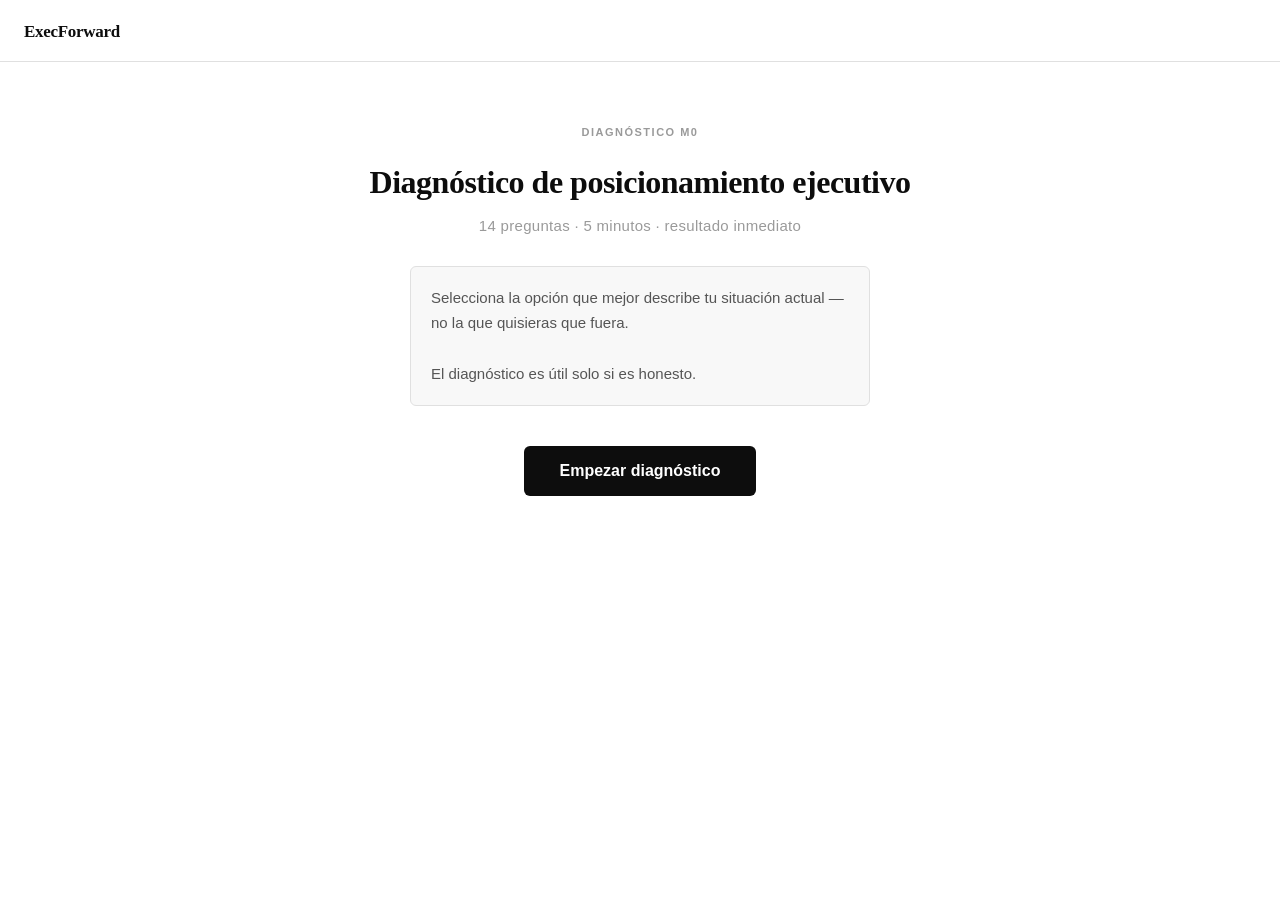
<file: src/quiz/index.html>
<!DOCTYPE html>
<html lang="es">
<head>
  <meta charset="UTF-8">
  <meta name="viewport" content="width=device-width, initial-scale=1.0">
  <title>Diagnóstico M0 — ExecForward</title>
  <meta name="robots" content="noindex, nofollow">
  <style>
    /* ===== RESET & BASE ===== */
    *, *::before, *::after { box-sizing: border-box; margin: 0; padding: 0; }
    :root {
      --black:    #0d0d0d;
      --white:    #ffffff;
      --gray-50:  #f8f8f8;
      --gray-100: #f0f0f0;
      --gray-200: #e0e0e0;
      --gray-400: #9a9a9a;
      --gray-600: #555555;
      --border:   #e0e0e0;
      --accent:   #1a1a1a;
      --font:     'Georgia', 'Times New Roman', serif;
      --sans:     -apple-system, BlinkMacSystemFont, 'Segoe UI', Helvetica, Arial, sans-serif;
      --radius:   6px;
    }
    html, body {
      height: 100%;
    }
    body {
      font-family: var(--sans);
      color: var(--black);
      background: var(--white);
      font-size: 16px;
      line-height: 1.6;
    }

    /* ===== LAYOUT ===== */
    .quiz-wrap {
      min-height: 100vh;
      display: flex;
      flex-direction: column;
    }
    .quiz-header {
      padding: 18px 24px 16px;
      border-bottom: 1px solid var(--border);
      display: flex;
      align-items: center;
      justify-content: space-between;
      gap: 16px;
    }
    .quiz-logo {
      font-family: var(--font);
      font-size: 17px;
      font-weight: 700;
      letter-spacing: -0.3px;
      white-space: nowrap;
    }
    .quiz-progress-wrap {
      flex: 1;
      display: flex;
      flex-direction: column;
      align-items: flex-end;
      gap: 5px;
    }
    .quiz-progress-label {
      font-size: 12px;
      color: var(--gray-400);
      white-space: nowrap;
    }
    .quiz-progress-bar {
      width: 100%;
      max-width: 180px;
      height: 4px;
      background: var(--gray-100);
      border-radius: 2px;
      overflow: hidden;
    }
    .quiz-progress-fill {
      height: 100%;
      background: var(--black);
      border-radius: 2px;
      transition: width 0.35s ease;
      width: 0%;
    }

    /* ===== MAIN CONTENT ===== */
    .quiz-main {
      flex: 1;
      padding: 0 24px 48px;
      max-width: 640px;
      margin: 0 auto;
      width: 100%;
    }

    /* ===== SCREENS (visibility control) ===== */
    .screen { display: none; }
    .screen.active { display: block; }

    /* ===== INTRO SCREEN ===== */
    .intro-screen {
      padding-top: 56px;
      text-align: center;
    }
    .intro-screen .eje-label {
      display: inline-block;
      font-size: 11px;
      font-weight: 700;
      letter-spacing: 1.5px;
      text-transform: uppercase;
      color: var(--gray-400);
      margin-bottom: 20px;
    }
    .intro-screen h1 {
      font-family: var(--font);
      font-size: clamp(22px, 4vw, 32px);
      font-weight: 700;
      letter-spacing: -0.5px;
      margin-bottom: 12px;
      line-height: 1.25;
    }
    .intro-screen .subtitle {
      font-size: 15px;
      color: var(--gray-400);
      margin-bottom: 28px;
      letter-spacing: 0.3px;
    }
    .intro-screen .instruccion {
      font-size: 15px;
      color: var(--gray-600);
      max-width: 460px;
      margin: 0 auto 40px;
      line-height: 1.7;
      background: var(--gray-50);
      border: 1px solid var(--border);
      border-radius: var(--radius);
      padding: 18px 20px;
      text-align: left;
    }

    /* ===== QUESTION SCREEN ===== */
    .question-screen {
      padding-top: 40px;
    }
    .question-eje {
      font-size: 11px;
      font-weight: 700;
      letter-spacing: 1.5px;
      text-transform: uppercase;
      color: var(--gray-400);
      margin-bottom: 10px;
    }
    .question-text {
      font-family: var(--font);
      font-size: clamp(17px, 3vw, 21px);
      font-weight: 700;
      line-height: 1.4;
      margin-bottom: 32px;
      letter-spacing: -0.3px;
    }
    .options-list {
      list-style: none;
      display: flex;
      flex-direction: column;
      gap: 10px;
      margin-bottom: 36px;
    }
    .option-btn {
      width: 100%;
      text-align: left;
      background: var(--white);
      border: 1.5px solid var(--border);
      border-radius: var(--radius);
      padding: 16px 20px;
      font-size: 15px;
      font-family: var(--sans);
      color: var(--black);
      cursor: pointer;
      display: flex;
      align-items: flex-start;
      gap: 14px;
      transition: border-color 0.15s ease, background 0.15s ease;
      line-height: 1.55;
    }
    .option-btn:hover {
      border-color: var(--gray-400);
      background: var(--gray-50);
    }
    .option-btn.selected {
      border-color: var(--black);
      background: var(--black);
      color: var(--white);
    }
    .option-btn.dimmed {
      opacity: 0.4;
    }
    .option-letter {
      flex-shrink: 0;
      font-weight: 700;
      font-size: 13px;
      width: 20px;
      padding-top: 1px;
    }
    .option-text {
      flex: 1;
    }

    /* ===== NAVIGATION ===== */
    .nav-row {
      display: flex;
      align-items: center;
      justify-content: space-between;
      gap: 12px;
      margin-top: 8px;
    }
    .btn-back {
      background: none;
      border: none;
      font-size: 14px;
      color: var(--gray-400);
      cursor: pointer;
      font-family: var(--sans);
      padding: 8px 0;
      display: flex;
      align-items: center;
      gap: 6px;
    }
    .btn-back:hover { color: var(--black); }
    .btn-next {
      background: var(--black);
      color: var(--white);
      border: none;
      border-radius: var(--radius);
      padding: 14px 28px;
      font-size: 15px;
      font-weight: 600;
      font-family: var(--sans);
      cursor: pointer;
      transition: opacity 0.15s ease;
    }
    .btn-next:disabled {
      opacity: 0.25;
      cursor: default;
    }
    .btn-next:not(:disabled):hover { opacity: 0.85; }
    .btn-start {
      background: var(--black);
      color: var(--white);
      border: none;
      border-radius: var(--radius);
      padding: 16px 36px;
      font-size: 16px;
      font-weight: 600;
      font-family: var(--sans);
      cursor: pointer;
      transition: opacity 0.15s ease;
      display: inline-block;
    }
    .btn-start:hover { opacity: 0.85; }

    /* ===== RESULT SCREEN ===== */
    .result-screen {
      padding-top: 40px;
    }
    .result-score-block {
      text-align: center;
      margin-bottom: 28px;
    }
    .result-label {
      font-size: 13px;
      font-weight: 700;
      letter-spacing: 1.2px;
      text-transform: uppercase;
      color: var(--gray-400);
      margin-bottom: 8px;
    }
    .result-score {
      font-family: var(--font);
      font-size: clamp(52px, 12vw, 80px);
      font-weight: 700;
      line-height: 1;
      letter-spacing: -3px;
    }
    .result-score-denom {
      font-size: clamp(20px, 4vw, 28px);
      color: var(--gray-400);
      font-weight: 400;
      letter-spacing: -1px;
    }
    .result-band-badge {
      display: inline-block;
      margin: 16px auto 0;
      padding: 7px 20px;
      border-radius: 24px;
      font-size: 13px;
      font-weight: 800;
      letter-spacing: 1.5px;
      text-transform: uppercase;
    }
    .band-base       { background: #f0f0f0; color: #555; }
    .band-operativo  { background: #e8eaf6; color: #303f9f; }
    .band-competitivo{ background: #e8f5e9; color: #2e7d32; }
    .band-diferenciado{ background: #0d0d0d; color: #ffffff; }

    .result-divider {
      border: none;
      border-top: 1px solid var(--border);
      margin: 28px 0;
    }

    /* Diagnóstico */
    .result-block {
      margin-bottom: 28px;
    }
    .result-block-title {
      font-size: 11px;
      font-weight: 700;
      letter-spacing: 1.3px;
      text-transform: uppercase;
      color: var(--gray-400);
      margin-bottom: 10px;
    }
    .result-diagnostico {
      font-size: 15px;
      color: var(--gray-600);
      line-height: 1.75;
    }
    .result-prioridades {
      margin-top: 14px;
      border-collapse: collapse;
      width: 100%;
    }
    .result-prioridades td {
      padding: 8px 10px;
      font-size: 14px;
      vertical-align: top;
      border-bottom: 1px solid var(--gray-100);
      color: var(--gray-600);
    }
    .result-prioridades td:first-child {
      font-weight: 700;
      width: 32px;
      color: var(--black);
      white-space: nowrap;
    }
    .result-senal {
      margin-top: 14px;
      background: var(--gray-50);
      border: 1px solid var(--border);
      border-radius: var(--radius);
      padding: 14px 16px;
      font-size: 14px;
      color: var(--gray-600);
      line-height: 1.65;
    }
    .result-senal strong {
      color: var(--black);
    }

    /* Ejes */
    .ejes-grid {
      display: flex;
      flex-direction: column;
      gap: 6px;
    }
    .eje-row {
      display: flex;
      align-items: center;
      gap: 10px;
    }
    .eje-name {
      font-size: 13px;
      color: var(--gray-600);
      flex: 1;
      min-width: 0;
    }
    .eje-score-bar-wrap {
      width: 80px;
      flex-shrink: 0;
    }
    .eje-score-bar {
      height: 5px;
      background: var(--gray-100);
      border-radius: 3px;
      overflow: hidden;
    }
    .eje-score-fill {
      height: 100%;
      background: var(--black);
      border-radius: 3px;
      transition: width 0.5s ease;
    }
    .eje-score-fill.weak { background: #c62828; }
    .eje-score-num {
      font-size: 13px;
      font-weight: 700;
      color: var(--black);
      width: 28px;
      text-align: right;
      flex-shrink: 0;
    }
    .eje-score-num.weak { color: #c62828; }

    /* Eje débil alert */
    .eje-debil-alert {
      background: #fff8f8;
      border: 1px solid #f5c6c6;
      border-radius: var(--radius);
      padding: 14px 16px;
      font-size: 14px;
      color: #7f1d1d;
      line-height: 1.65;
      margin-top: 12px;
    }
    .eje-debil-alert strong { color: #7f1d1d; }

    /* Texto copiable */
    .copy-block {
      background: var(--gray-50);
      border: 1px solid var(--border);
      border-radius: var(--radius);
      padding: 18px 18px 14px;
      position: relative;
    }
    .copy-preview {
      font-family: 'Courier New', Courier, monospace;
      font-size: 12px;
      color: var(--gray-600);
      white-space: pre-wrap;
      line-height: 1.6;
      max-height: 120px;
      overflow: hidden;
      mask-image: linear-gradient(to bottom, black 50%, transparent 100%);
    }
    .btn-copy {
      width: 100%;
      margin-top: 14px;
      background: var(--white);
      border: 1.5px solid var(--black);
      border-radius: var(--radius);
      padding: 12px 20px;
      font-size: 14px;
      font-weight: 600;
      font-family: var(--sans);
      cursor: pointer;
      color: var(--black);
      transition: background 0.15s ease, color 0.15s ease;
      display: flex;
      align-items: center;
      justify-content: center;
      gap: 8px;
    }
    .btn-copy:hover { background: var(--black); color: var(--white); }
    .btn-copy.copied { background: var(--black); color: var(--white); }

    /* CTA */
    .cta-block {
      background: var(--black);
      border-radius: 8px;
      padding: 28px 24px;
      color: var(--white);
      text-align: center;
    }
    .cta-intro {
      font-size: 15px;
      line-height: 1.65;
      margin-bottom: 20px;
      color: rgba(255,255,255,0.85);
    }
    .cta-btn-primary {
      display: block;
      width: 100%;
      background: var(--white);
      color: var(--black);
      border: none;
      border-radius: var(--radius);
      padding: 15px 24px;
      font-size: 16px;
      font-weight: 700;
      font-family: var(--sans);
      cursor: pointer;
      text-decoration: none;
      text-align: center;
      transition: opacity 0.15s ease;
      margin-bottom: 10px;
    }
    .cta-btn-primary:hover { opacity: 0.9; }
    .cta-btn-secondary {
      display: block;
      width: 100%;
      background: transparent;
      color: rgba(255,255,255,0.7);
      border: 1px solid rgba(255,255,255,0.3);
      border-radius: var(--radius);
      padding: 12px 24px;
      font-size: 14px;
      font-weight: 500;
      font-family: var(--sans);
      cursor: pointer;
      text-decoration: none;
      text-align: center;
      transition: border-color 0.15s ease, color 0.15s ease;
    }
    .cta-btn-secondary:hover { border-color: rgba(255,255,255,0.7); color: var(--white); }
    .cta-garantia {
      margin-top: 14px;
      font-size: 12px;
      color: rgba(255,255,255,0.45);
      line-height: 1.5;
    }

    .btn-reiniciar {
      width: 100%;
      background: none;
      border: 1px solid var(--border);
      border-radius: var(--radius);
      padding: 11px 20px;
      font-size: 14px;
      color: var(--gray-400);
      cursor: pointer;
      font-family: var(--sans);
      margin-top: 16px;
    }
    .btn-reiniciar:hover { color: var(--black); border-color: var(--gray-400); }

    /* ===== RESPONSIVE ===== */
    @media (max-width: 480px) {
      .quiz-header { padding: 14px 16px; }
      .quiz-main { padding: 0 16px 40px; }
      .question-screen { padding-top: 28px; }
      .result-screen { padding-top: 28px; }
      .intro-screen { padding-top: 36px; }
      .option-btn { padding: 13px 16px; font-size: 14px; }
      .btn-next { padding: 13px 22px; }
    }
  </style>
</head>
<body>

<div class="quiz-wrap">
  <!-- HEADER -->
  <header class="quiz-header">
    <div class="quiz-logo">ExecForward</div>
    <div class="quiz-progress-wrap" id="progressWrap" style="display:none;">
      <span class="quiz-progress-label" id="progressLabel">Pregunta 1 de 14</span>
      <div class="quiz-progress-bar">
        <div class="quiz-progress-fill" id="progressFill"></div>
      </div>
    </div>
  </header>

  <main class="quiz-main">

    <!-- ===== PANTALLA INICIO ===== -->
    <div class="screen intro-screen active" id="screenIntro">
      <span class="eje-label">Diagnóstico M0</span>
      <h1>Diagnóstico de posicionamiento ejecutivo</h1>
      <p class="subtitle">14 preguntas · 5 minutos · resultado inmediato</p>
      <p class="instruccion">
        Selecciona la opción que mejor describe tu situación actual — no la que quisieras que fuera.<br><br>
        El diagnóstico es útil solo si es honesto.
      </p>
      <button class="btn-start" onclick="startQuiz()">Empezar diagnóstico</button>
    </div>

    <!-- ===== PANTALLA PREGUNTA (renderizada dinámicamente) ===== -->
    <div class="screen question-screen" id="screenQuestion">
      <p class="question-eje" id="qEje"></p>
      <p class="question-text" id="qText"></p>
      <ul class="options-list" id="optionsList"></ul>
      <div class="nav-row">
        <button class="btn-back" id="btnBack" onclick="goBack()">← Anterior</button>
        <button class="btn-next" id="btnNext" disabled onclick="goNext()">Siguiente →</button>
      </div>
    </div>

    <!-- ===== PANTALLA RESULTADO ===== -->
    <div class="screen result-screen" id="screenResult">

      <!-- Score y banda -->
      <div class="result-score-block">
        <p class="result-label">Tu score</p>
        <p class="result-score">
          <span id="scoreNum">—</span><span class="result-score-denom"> / 56</span>
        </p>
        <span class="result-band-badge" id="bandaBadge">—</span>
      </div>

      <hr class="result-divider">

      <!-- Diagnóstico de banda -->
      <div class="result-block">
        <p class="result-block-title">Lo que está pasando</p>
        <div class="result-diagnostico" id="diagBanda"></div>
      </div>

      <!-- Prioridades -->
      <div class="result-block">
        <p class="result-block-title">Por dónde empezar</p>
        <table class="result-prioridades" id="tablaPrioridades"></table>
        <div class="result-senal" id="senal"></div>
      </div>

      <hr class="result-divider">

      <!-- Resultados por eje -->
      <div class="result-block">
        <p class="result-block-title">Mis resultados por eje</p>
        <div class="ejes-grid" id="ejesGrid"></div>
        <div id="ejeDebilAlert"></div>
      </div>

      <hr class="result-divider">

      <!-- Resultado copiable -->
      <div class="result-block">
        <p class="result-block-title">Guardar mi resultado</p>
        <div class="copy-block">
          <div class="copy-preview" id="copyPreview"></div>
          <button class="btn-copy" id="btnCopy" onclick="copiarResultado()">
            <span id="copyBtnText">Copiar mi resultado para guardarlo</span>
          </button>
        </div>
      </div>

      <hr class="result-divider">

      <!-- CTA personalizado -->
      <div class="result-block">
        <p class="result-block-title">Próximo paso</p>
        <div class="cta-block" id="ctaBlock"></div>
      </div>

      <button class="btn-reiniciar" onclick="reiniciar()">Reiniciar diagnóstico</button>

    </div><!-- /screenResult -->

  </main>
</div><!-- /quiz-wrap -->

<script>
/* ===================================================================
   DATOS DEL QUIZ
=================================================================== */
const EJES = [
  { id: 'E1', titulo: 'E1 — ¿Sabes por qué te contratan a ti?' },
  { id: 'E2', titulo: 'E2 — Tu mercado objetivo' },
  { id: 'E3', titulo: 'E3 — Tu CV ejecutivo' },
  { id: 'E4', titulo: 'E4 — LinkedIn para ejecutivos' },
  { id: 'E5', titulo: 'E5 — Del pitch a la negociación' },
  { id: 'E6', titulo: 'E6 — Red de contactos' },
  { id: 'E7', titulo: 'E7 — Lo que nadie te dice' }
];

const PREGUNTAS = [
  /* E1 - P1 */
  {
    eje: 0,
    texto: 'Última vez que alguien te preguntó a qué te dedicas o qué estás buscando, ¿qué pasó?',
    opciones: [
      'Hablé varios minutos explicando mi trayectoria',
      'Di una respuesta general — algo como "estoy viendo opciones en mi industria"',
      'Expliqué bien mi perfil pero la conversación no derivó en nada concreto',
      'La persona me pidió más información, me ofreció un contacto, o tomó alguna acción'
    ]
  },
  /* E1 - P2 */
  {
    eje: 0,
    texto: 'Cuando alguien de tu red te ha querido recomendar o referir, ¿qué ha pasado?',
    opciones: [
      'No me han referido — no sé si saben bien qué busco',
      'Me han referido pero a oportunidades que no eran lo que buscaba',
      'Me han referido a cosas relevantes, aunque no siempre saben exactamente qué me diferencia',
      'Me han referido con precisión — saben exactamente a quién conectarme y por qué'
    ]
  },
  /* E2 - P1 */
  {
    eje: 1,
    texto: 'En los últimos meses, ¿cómo ha sido tu relación con las oportunidades laborales que han aparecido?',
    opciones: [
      'He aplicado a todo lo que parecía interesante — no quiero perder ninguna oportunidad',
      'He aplicado bastante, aunque reconozco que algunas no eran realmente lo mío',
      'He sido selectivo, pero a veces me cuesta justificar por qué descarto algunas',
      'Me ha pasado de ver una oferta atractiva, pensarla, y decidir no seguir — tenía claro que no era lo que buscaba aunque costara descartarla'
    ]
  },
  /* E2 - P2 */
  {
    eje: 1,
    texto: 'Si alguien te pidiera ahora mismo que le describieras el trabajo ideal para ti, ¿qué pasaría?',
    opciones: [
      'Le daría varias opciones distintas — no quiero cerrar puertas',
      'Le describiría un perfil general, algo como "una gerencia en una empresa establecida"',
      'Le daría una descripción bastante clara del rol, aunque me costaría precisar el tipo exacto de empresa o industria',
      'Podría describir exactamente el rol, la industria y el tipo de empresa — aunque a veces me preocupa que ser tan específico me cierre demasiadas puertas'
    ]
  },
  /* E3 - P1 */
  {
    eje: 2,
    texto: 'Cuando postulas a una oportunidad, ¿qué haces con tu CV?',
    opciones: [
      'Mando el mismo CV a todas las oportunidades — es bueno y refleja bien mi trayectoria',
      'A veces hago algún ajuste menor, pero básicamente es el mismo documento',
      'Lo adapto según el cargo, aunque el proceso me toma bastante tiempo y no siempre sé si lo estoy haciendo bien',
      'Tengo una versión base y la ajusto para cada oportunidad — keywords, foco, orden — aunque no siempre estoy seguro de si está pasando los filtros automáticos'
    ]
  },
  /* E3 - P2 */
  {
    eje: 2,
    texto: 'Cuando describes tu experiencia en el CV, ¿cómo lo haces normalmente?',
    opciones: [
      'Escribo un resumen de mis responsabilidades en cada cargo — explico bien lo que hacía',
      'Intento destacar algunos logros, aunque no siempre sé cómo cuantificarlos',
      'Uso logros con números cuando puedo, aunque no reviso si las palabras que uso coinciden con lo que piden las ofertas a las que postulo',
      'Escribo logros cuantificados y ajusto el lenguaje según las palabras que aparecen en cada oferta — aunque me toma tiempo hacerlo bien'
    ]
  },
  /* E4 - P1 */
  {
    eje: 3,
    texto: '¿Cómo describirías tu perfil de LinkedIn hoy?',
    opciones: [
      'Es básicamente mi CV en formato digital — tiene toda mi trayectoria',
      'Está completo y actualizado, aunque no he pensado mucho en cómo lo lee un reclutador',
      'Lo he optimizado en algunos aspectos, pero no tengo claridad de si aparezco cuando alguien busca perfiles como el mío',
      'Lo he trabajado pensando en cómo buscan los reclutadores, aunque no sé con certeza si está funcionando'
    ]
  },
  /* E4 - P2 */
  {
    eje: 3,
    texto: 'En los últimos seis meses, ¿qué ha pasado con tu LinkedIn en términos de oportunidades?',
    opciones: [
      'Nada relevante — no me ha llegado nada por ahí',
      'Algún contacto ocasional, pero nada que haya derivado en algo concreto',
      'He tenido contactos de reclutadores, aunque no siempre para lo que busco',
      'Me han contactado reclutadores para roles relevantes — aunque no dependo de eso como canal principal'
    ]
  },
  /* E5 - P1 */
  {
    eje: 4,
    texto: 'Piensa en la última vez que tuviste una conversación importante sobre tu carrera — una entrevista, un café con un contacto, o una reunión con un potencial empleador. ¿Cómo saliste?',
    opciones: [
      'Sentí que no logré transmitir bien lo que valgo — la conversación no fluyó como esperaba',
      'Creo que me fue bien, aunque salí con la sensación de que pude haber dicho cosas mejor',
      'La conversación fue buena, pero no sé si logré dejar una impresión diferenciada o si soy uno más entre los que entrevistaron',
      'Salí con la conversación encaminada hacia algo concreto — un siguiente paso, un contacto, o una oferta'
    ]
  },
  /* E5 - P2 */
  {
    eje: 4,
    texto: 'Cuando en un proceso llega el momento de hablar de compensación, ¿qué pasa?',
    opciones: [
      'Me incomoda — no sé bien cómo manejarlo sin quedar mal',
      'Tengo una cifra en mente pero me cuesta defenderla si me preguntan por qué',
      'Sé lo que quiero pedir y puedo justificarlo, aunque la negociación me genera tensión',
      'Lo veo como parte del proceso — tengo clara mi cifra, sé cómo argumentarla y no me desestabiliza si hay contrapropuesta'
    ]
  },
  /* E6 - P1 */
  {
    eje: 5,
    texto: 'Cuando decides contactar a alguien de tu red para hablar de tu búsqueda, ¿qué pasa normalmente?',
    opciones: [
      'Me cuesta dar el primer paso — no quiero incomodar ni parecer que estoy pidiendo un favor',
      'Lo hago, pero no siempre sé bien qué pedirle ni cómo enfocar la conversación',
      'Tengo claro cómo aproximarme, aunque los resultados son irregulares — algunos contactos responden y otros desaparecen',
      'Tengo un mensaje claro y sé a quién contactar primero — aunque no todos responden, las conversaciones que se dan suelen ser productivas'
    ]
  },
  /* E6 - P2 */
  {
    eje: 5,
    texto: 'Si miras tu red de contactos hoy, ¿cómo la describirías en relación a lo que estás buscando?',
    opciones: [
      'Tengo muchos contactos pero no sé bien cuáles son realmente útiles para lo que busco',
      'Identifico algunos contactos clave, aunque no he hecho nada concreto con ellos todavía',
      'Tengo claro quiénes pueden ayudarme, aunque me cuesta priorizar a quién activar primero',
      'Tengo identificados los contactos que más pueden mover mi búsqueda y tengo un orden para activarlos — aunque sé que algunos no van a responder'
    ]
  },
  /* E7 - P1 */
  {
    eje: 6,
    texto: '¿Cómo describirías tu estado anímico en relación a tu búsqueda laboral en este momento?',
    opciones: [
      'Es difícil — hay días en que me cuesta mantener el ritmo y la motivación',
      'Voy tirando, aunque noto que la incertidumbre me afecta más de lo que quisiera admitir',
      'Estoy bien en general, aunque hay momentos puntuales en que la presión o el silencio de algunos contactos me pesa',
      'Tengo altos y bajos como cualquiera, pero tengo formas de reponerme — no dejo que un mal día defina la semana'
    ]
  },
  /* E7 - P2 */
  {
    eje: 6,
    texto: '¿Cómo está manejando tu entorno cercano — pareja, familia — el hecho de que estés en búsqueda?',
    opciones: [
      'Es una fuente de presión adicional — siento que esperan resultados y eso me pesa',
      'Me apoyan, aunque no siempre entienden bien cómo funciona este proceso y eso genera tensión',
      'Están de mi lado y lo entienden bastante bien, aunque hay momentos en que la incertidumbre los afecta también',
      'Tenemos una conversación abierta sobre el proceso — saben qué esperar y eso me quita presión en vez de agregarla'
    ]
  }
];

/* ===================================================================
   TEXTOS DIAGNÓSTICO POR BANDA (del Handoff §5A)
=================================================================== */
const BANDAS = {
  base: {
    nombre: 'BASE',
    rango: '14–26',
    clase: 'band-base',
    diagnostico: 'Tu búsqueda no tiene aún una base estructurada. Es probable que estés aplicando a oportunidades de forma reactiva, con un mensaje que varía según el contexto y materiales que no están trabajando por ti. No es falta de valor — es falta de sistema.',
    prioridades: [
      ['1', 'Construir tu propuesta de valor — todo lo demás se apoya en esto'],
      ['2', 'Definir tu mercado objetivo con criterios reales, no aspiracionales'],
      ['3', 'Recién después: CV, LinkedIn, red y narrativa']
    ],
    senal: 'Sabrás que estás progresando cuando puedas explicar en dos frases qué buscas, para qué tipo de organización, y por qué tú — y la respuesta sea la misma en cualquier contexto.',
    diagLinea: 'Tu búsqueda está en punto de partida. Los fundamentos se construyen rápido cuando se trabajan en orden.',
    recomendacion: 'Empieza por construir tu propuesta de valor. Sin eso, todo lo demás opera sin ancla. → execforward.com',
    ctaIntro: 'Necesitas construir el sistema desde el inicio. El plan completo te da los 6 módulos en orden.',
    ctaPrimario: 'Sistema completo — $89',
    ctaUrlPrimario: '[LS_URL_BUNDLE]',
    ctaSecundario: null,
    ctaUrlSecundario: null
  },
  operativo: {
    nombre: 'OPERATIVO',
    rango: '27–38',
    clase: 'band-operativo',
    diagnostico: 'Tienes materia prima valiosa pero sin estructura consistente. Algunos ejes funcionan, otros tienen fisuras que no siempre son visibles — hasta que un proceso avanzado se cae sin explicación clara. En búsqueda ejecutiva, la inconsistencia entre ejes es más costosa que la debilidad pareja.',
    prioridades: [
      ['1', 'Revisar los ejes donde marcaste más bajo — ahí está el freno real'],
      ['2', 'Verificar que tu mensaje y tu mercado objetivo estén alineados — si no coinciden, todo lo demás falla'],
      ['3', 'Consolidar antes de escalar actividad']
    ],
    senal: 'Sabrás que estás progresando cuando los procesos que inicias empiecen a tener continuidad — menos silencios sin explicación, más conversaciones que derivan en pasos concretos.',
    diagLinea: 'Tienes materia prima valiosa pero sin estructura consistente. El eslabón más débil define el resultado — no el promedio.',
    recomendacion: 'Identificá el eje débil y trabajalo primero. Consolidar antes de escalar. → execforward.com',
    ctaIntro: 'Tienes materia prima. El plan completo te ayuda a identificar el eslabón que frena todo y a trabajarlo en orden.',
    ctaPrimario: 'Sistema completo — $89',
    ctaUrlPrimario: '[LS_URL_BUNDLE]',
    ctaSecundario: null,
    ctaUrlSecundario: null
  },
  competitivo: {
    nombre: 'COMPETITIVO',
    rango: '39–49',
    clase: 'band-competitivo',
    diagnostico: 'Estás por encima del candidato promedio. Tu búsqueda tiene estructura y dirección. El problema a este nivel no es lo que falta — es lo que frena. Uno o dos ejes están limitando tu velocidad de avance. Identificarlos y trabajarlos es la diferencia entre una búsqueda de 3 meses y una de 8.',
    prioridades: [
      ['1', 'Analizar en qué etapa se cortan los procesos: ¿en el primer contacto, en la entrevista, en la oferta?'],
      ['2', 'Ese punto de corte te dice qué eje trabajar — si no llegás a conversación es el CV/LinkedIn; si llegás pero no cerrás es el pitch y la negociación'],
      ['3', 'Mantener el ritmo en los ejes que ya funcionan mientras ajustás el que frena']
    ],
    senal: 'Sabrás que estás progresando cuando la tasa de conversión entre etapas mejore — más conversaciones que derivan en entrevistas, más entrevistas que derivan en ofertas.',
    diagLinea: 'Estás por encima del candidato promedio. Uno o dos ejes están limitando tu velocidad de avance.',
    recomendacion: 'Analizá en qué etapa se cortan los procesos. Ese punto te dice qué trabajar. → execforward.com',
    ctaIntro: 'Estás cerca. El módulo de propuesta de valor es donde empieza el trabajo fino.',
    ctaPrimario: 'Empezar con M1 — $29',
    ctaUrlPrimario: '[LS_URL_START]',
    ctaSecundario: 'O el sistema completo — $89',
    ctaUrlSecundario: '[LS_URL_BUNDLE]'
  },
  diferenciado: {
    nombre: 'DIFERENCIADO',
    rango: '50–56',
    clase: 'band-diferenciado',
    diagnostico: 'Tu posicionamiento es sólido. Tenés claridad de propuesta de valor, mercado definido, materiales que funcionan y una red que se puede activar. El trabajo ahora no es construir — es afinar y acelerar. Foco en distribución: que las personas correctas te encuentren o te recuerden en el momento correcto.',
    prioridades: [
      ['1', 'Activar sistemáticamente los contactos que pueden referirte con precisión'],
      ['2', 'Asegurarte de que tu mensaje circule por canales que no dependen de tu actividad diaria'],
      ['3', 'Mantener el estado anímico — a este nivel el riesgo es la sobreconfianza o la impaciencia']
    ],
    senal: 'Sabrás que estás progresando cuando empieces a recibir contactos que no iniciaste vos — oportunidades que llegan porque alguien te recordó en el momento correcto.',
    diagLinea: 'Tu posicionamiento es sólido. El trabajo ahora es afinar y acelerar.',
    recomendacion: 'Activá sistemáticamente los contactos que pueden referirte con precisión. → execforward.com',
    ctaIntro: 'Tu posicionamiento es sólido. El trabajo ahora es distribución y velocidad.',
    ctaPrimario: 'Empezar con M1 — $29',
    ctaUrlPrimario: '[LS_URL_START]',
    ctaSecundario: null,
    ctaUrlSecundario: null
  }
};

/* Lecturas de eje débil (score 2–3) */
const EJE_DEBIL_LECTURAS = [
  'Prioridad absoluta — sin propuesta de valor clara, todo lo demás es ruido',
  'Sin mercado definido con criterios reales, el esfuerzo se dispersa',
  'Tus materiales no están trabajando por ti — estás perdiendo oportunidades antes de que alguien te vea',
  'Invisible para los reclutadores — dependiendo de canales de menor efectividad',
  'Podés llegar a la conversación final y perderla — el cierre es tan importante como la apertura',
  'Estás dependiendo de canales que tienen menos del 15% de efectividad en búsqueda ejecutiva',
  'El estado anímico afecta directamente tu desempeño en entrevistas y conversaciones'
];

/* ===================================================================
   ESTADO
=================================================================== */
let currentQ = 0;       // índice pregunta actual (0–13)
let respuestas = [];    // valores 1–4 por pregunta (length = 14)

/* ===================================================================
   FUNCIONES PRINCIPALES
=================================================================== */
function startQuiz() {
  currentQ = 0;
  respuestas = new Array(14).fill(null);
  mostrarPregunta(0);
  document.getElementById('progressWrap').style.display = 'flex';
  showScreen('screenQuestion');
}

function mostrarPregunta(idx) {
  const p = PREGUNTAS[idx];
  const ejeData = EJES[p.eje];

  document.getElementById('qEje').textContent = ejeData.titulo;
  document.getElementById('qText').textContent = p.texto;

  const lista = document.getElementById('optionsList');
  lista.innerHTML = '';
  const letras = ['A', 'B', 'C', 'D'];

  p.opciones.forEach(function(opt, i) {
    const li = document.createElement('li');
    const btn = document.createElement('button');
    btn.className = 'option-btn';
    btn.dataset.valor = i + 1;
    btn.innerHTML =
      '<span class="option-letter">' + letras[i] + '</span>' +
      '<span class="option-text">' + opt + '</span>';

    // Si ya hay respuesta guardada, marcarla
    if (respuestas[idx] === i + 1) {
      btn.classList.add('selected');
    }

    btn.addEventListener('click', function() {
      seleccionarOpcion(idx, i + 1, lista);
    });
    li.appendChild(btn);
    lista.appendChild(li);
  });

  // Aplicar dimmed si ya hay selección
  if (respuestas[idx] !== null) {
    actualizarDimmed(lista, respuestas[idx]);
  }

  // Botón siguiente
  const btnNext = document.getElementById('btnNext');
  btnNext.disabled = respuestas[idx] === null;
  btnNext.textContent = idx === 13 ? 'Ver resultado →' : 'Siguiente →';

  // Botón anterior
  document.getElementById('btnBack').style.visibility = idx === 0 ? 'hidden' : 'visible';

  // Progreso
  actualizarProgreso(idx + 1);
}

function seleccionarOpcion(qIdx, valor, lista) {
  respuestas[qIdx] = valor;

  const btns = lista.querySelectorAll('.option-btn');
  btns.forEach(function(b) { b.classList.remove('selected', 'dimmed'); });
  actualizarDimmed(lista, valor);

  document.getElementById('btnNext').disabled = false;
}

function actualizarDimmed(lista, valorSeleccionado) {
  const btns = lista.querySelectorAll('.option-btn');
  btns.forEach(function(b) {
    const v = parseInt(b.dataset.valor);
    if (v === valorSeleccionado) {
      b.classList.add('selected');
      b.classList.remove('dimmed');
    } else {
      b.classList.add('dimmed');
      b.classList.remove('selected');
    }
  });
}

function goNext() {
  if (respuestas[currentQ] === null) return;
  if (currentQ === 13) {
    mostrarResultado();
    return;
  }
  currentQ++;
  mostrarPregunta(currentQ);
}

function goBack() {
  if (currentQ === 0) return;
  currentQ--;
  mostrarPregunta(currentQ);
}

function actualizarProgreso(pregActual) {
  const pct = Math.round((pregActual / 14) * 100);
  document.getElementById('progressLabel').textContent =
    'Pregunta ' + pregActual + ' de 14';
  document.getElementById('progressFill').style.width = pct + '%';
}

/* ===================================================================
   SCORING Y RESULTADO
=================================================================== */
function calcularScores() {
  const scoreGlobal = respuestas.reduce(function(sum, r) { return sum + r; }, 0);
  const scoresPorEje = EJES.map(function(_, ejeIdx) {
    const qs = PREGUNTAS
      .map(function(p, i) { return p.eje === ejeIdx ? respuestas[i] : null; })
      .filter(function(v) { return v !== null; });
    return qs.reduce(function(s, v) { return s + v; }, 0);
  });
  return { scoreGlobal, scoresPorEje };
}

function getBanda(score) {
  if (score <= 26) return 'base';
  if (score <= 38) return 'operativo';
  if (score <= 49) return 'competitivo';
  return 'diferenciado';
}

function mostrarResultado() {
  const { scoreGlobal, scoresPorEje } = calcularScores();
  const bandaKey = getBanda(scoreGlobal);
  const banda = BANDAS[bandaKey];

  // Score y badge
  document.getElementById('scoreNum').textContent = scoreGlobal;
  const badge = document.getElementById('bandaBadge');
  badge.textContent = banda.nombre;
  badge.className = 'result-band-badge ' + banda.clase;

  // Diagnóstico
  document.getElementById('diagBanda').textContent = banda.diagnostico;

  // Prioridades
  const tabla = document.getElementById('tablaPrioridades');
  tabla.innerHTML = banda.prioridades.map(function(p) {
    return '<tr><td>' + p[0] + '</td><td>' + p[1] + '</td></tr>';
  }).join('');

  // Señal de avance
  document.getElementById('senal').innerHTML =
    '<strong>Señal de avance:</strong> ' + banda.senal;

  // Ejes
  const ejesGrid = document.getElementById('ejesGrid');
  ejesGrid.innerHTML = '';
  let ejeDebilIdx = -1;
  let ejeDebilScore = 99;

  scoresPorEje.forEach(function(s, i) {
    const isWeak = s <= 3;
    if (isWeak && s < ejeDebilScore) {
      ejeDebilIdx = i;
      ejeDebilScore = s;
    }
    const pct = Math.round((s / 8) * 100);
    const row = document.createElement('div');
    row.className = 'eje-row';
    row.innerHTML =
      '<span class="eje-name">' + EJES[i].titulo + '</span>' +
      '<div class="eje-score-bar-wrap">' +
        '<div class="eje-score-bar">' +
          '<div class="eje-score-fill' + (isWeak ? ' weak' : '') + '" style="width:' + pct + '%"></div>' +
        '</div>' +
      '</div>' +
      '<span class="eje-score-num' + (isWeak ? ' weak' : '') + '">' + s + '/8</span>';
    ejesGrid.appendChild(row);
  });

  // Eje débil alert
  const alert = document.getElementById('ejeDebilAlert');
  if (ejeDebilIdx >= 0) {
    alert.innerHTML =
      '<div class="eje-debil-alert">' +
      '⚠ <strong>Tu eje más bajo: ' + EJES[ejeDebilIdx].titulo + ' — ' + ejeDebilScore + '/8</strong><br>' +
      EJE_DEBIL_LECTURAS[ejeDebilIdx] +
      '</div>';
  } else {
    alert.innerHTML = '';
  }

  // Texto copiable
  const textoCopiable = generarTextoCopiable(scoreGlobal, scoresPorEje, banda, ejeDebilIdx);
  document.getElementById('copyPreview').textContent = textoCopiable;
  document.getElementById('copyPreview')._fullText = textoCopiable;

  // CTA
  const ctaBlock = document.getElementById('ctaBlock');
  let ctaHTML = '<p class="cta-intro">' + banda.ctaIntro + '</p>';
  ctaHTML += '<a href="' + banda.ctaUrlPrimario + '" class="cta-btn-primary">' + banda.ctaPrimario + '</a>';
  if (banda.ctaSecundario) {
    ctaHTML += '<a href="' + banda.ctaUrlSecundario + '" class="cta-btn-secondary">' + banda.ctaSecundario + '</a>';
  }
  ctaHTML += '<p class="cta-garantia">Acceso inmediato · Sin suscripción · Garantía 30 días</p>';
  ctaBlock.innerHTML = ctaHTML;

  // Persistir resultado en localStorage — la web app lo lee en onboarding
  // Mapeo eje (índice) → módulo ID (Spec §3.7)
  var EJE_A_MODULO = ['M1', 'M2', 'M3', 'M3', 'M5', 'M4', 'M6'];
  var weakModule = ejeDebilIdx >= 0 ? EJE_A_MODULO[ejeDebilIdx] : '';
  try {
    localStorage.setItem('ef_score_band',   bandaKey);
    localStorage.setItem('ef_weak_module',  weakModule);
    localStorage.setItem('ef_score_global', String(scoreGlobal));
  } catch(e) { /* localStorage no disponible — modo privado o cross-origin local */ }

  document.getElementById('progressWrap').style.display = 'none';
  showScreen('screenResult');
}

function generarTextoCopiable(scoreGlobal, scoresPorEje, banda, ejeDebilIdx) {
  const hoy = new Date();
  const fecha = hoy.toLocaleDateString('es', { day: '2-digit', month: '2-digit', year: 'numeric' });

  let texto = 'MI DIAGNÓSTICO EXECFORWARD\n';
  texto += '──────────────────────────\n';
  texto += 'Fecha: ' + fecha + '\n';
  texto += 'Score total: ' + scoreGlobal + ' / 56\n';
  texto += 'Banda: ' + banda.nombre + '\n';
  texto += '\n';
  texto += banda.diagLinea + '\n';
  texto += '\n';
  texto += 'MIS RESULTADOS POR EJE:\n';

  const ejeNombresCortos = [
    '¿Sabes por qué te contratan a ti?',
    'Tu mercado objetivo',
    'Tu CV ejecutivo',
    'LinkedIn para ejecutivos',
    'Del pitch a la negociación',
    'Red de contactos',
    'Lo que nadie te dice'
  ];

  ejeNombresCortos.forEach(function(nombre, i) {
    const pad = '                             '.substring(nombre.length);
    texto += 'E' + (i + 1) + ' — ' + nombre + ':' + pad + scoresPorEje[i] + '/8\n';
  });

  if (ejeDebilIdx >= 0) {
    texto += '\n';
    texto += '⚠ Eje más bajo: ' + EJES[ejeDebilIdx].titulo + ' — ' + scoresPorEje[ejeDebilIdx] + '/8\n';
    texto += EJE_DEBIL_LECTURAS[ejeDebilIdx] + '\n';
  }

  texto += '\n';
  texto += 'PRÓXIMO PASO:\n';
  texto += banda.recomendacion + '\n';
  texto += '\n';
  texto += '──────────────────────────\n';
  texto += 'execforward.com';

  return texto;
}

function copiarResultado() {
  const texto = document.getElementById('copyPreview')._fullText;
  if (!texto) return;

  navigator.clipboard.writeText(texto).then(function() {
    const btn = document.getElementById('btnCopy');
    const label = document.getElementById('copyBtnText');
    btn.classList.add('copied');
    label.textContent = '✓ Copiado al portapapeles';
    setTimeout(function() {
      btn.classList.remove('copied');
      label.textContent = 'Copiar mi resultado para guardarlo';
    }, 2500);
  }).catch(function() {
    // Fallback para contextos sin clipboard API (iframes sin permisos)
    const ta = document.createElement('textarea');
    ta.value = texto;
    ta.style.position = 'fixed';
    ta.style.opacity = '0';
    document.body.appendChild(ta);
    ta.select();
    document.execCommand('copy');
    document.body.removeChild(ta);
    const label = document.getElementById('copyBtnText');
    label.textContent = '✓ Copiado';
    setTimeout(function() {
      label.textContent = 'Copiar mi resultado para guardarlo';
    }, 2500);
  });
}

function reiniciar() {
  currentQ = 0;
  respuestas = new Array(14).fill(null);
  document.getElementById('progressWrap').style.display = 'none';
  showScreen('screenIntro');
}

/* ===================================================================
   UTILIDAD
=================================================================== */
function showScreen(id) {
  document.querySelectorAll('.screen').forEach(function(s) {
    s.classList.remove('active');
  });
  document.getElementById(id).classList.add('active');
  window.scrollTo(0, 0);
}

/* ===================================================================
   COMUNICACIÓN CON LANDING (postMessage para ajuste de altura iframe)
=================================================================== */
function notifyHeight() {
  const h = document.body.scrollHeight;
  if (window.parent && window.parent !== window) {
    window.parent.postMessage({ type: 'efQuizHeight', height: h }, '*');
  }
}

const observer = new MutationObserver(notifyHeight);
observer.observe(document.body, { childList: true, subtree: true });
window.addEventListener('resize', notifyHeight);
</script>
</body>
</html>
</file>
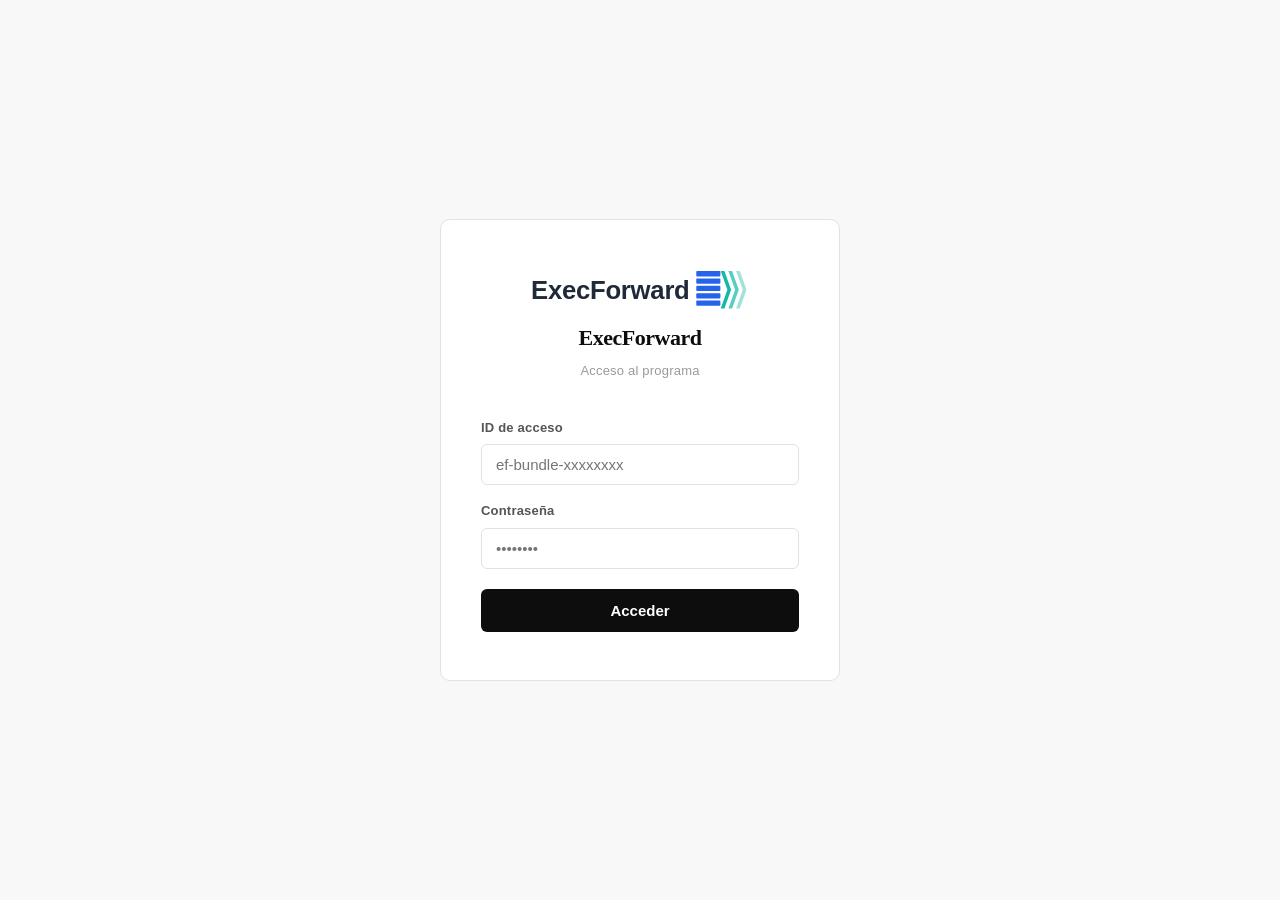
<file: src/programa/bundle/index.html>
<!DOCTYPE html>
<html lang="es">
<head>
  <meta charset="UTF-8">
  <meta name="viewport" content="width=device-width, initial-scale=1.0">
  <meta name="robots" content="noindex, nofollow">
  <title>ExecForward — Sistema completo (M1–M6)</title>
  <link rel="stylesheet" href="../shared/app.css">
</head>
<body>

<div id="test-banner">⚠️ Versión de prueba — no compartir</div>

<!-- =====================================================================
     PANTALLA [1]: LOGIN
===================================================================== -->
<div id="screen-login" class="screen active">
  <div class="login-card">
    <div class="login-logo">
      <img src="/assets/Logo/EF_logo_B_horizontal.svg" alt="ExecForward"
           onerror="this.style.display='none'">
      ExecForward
    </div>
    <p class="login-subtitle">Acceso al programa</p>
    <form class="login-form" id="login-form" autocomplete="off" novalidate>
      <div class="form-group">
        <label class="form-label" for="input-uuid">ID de acceso</label>
        <input class="form-input" type="text" id="input-uuid" name="uuid"
               placeholder="ef-bundle-xxxxxxxx"
               autocomplete="username" spellcheck="false" required>
      </div>
      <div class="form-group">
        <label class="form-label" for="input-pass">Contraseña</label>
        <input class="form-input" type="password" id="input-pass" name="password"
               placeholder="••••••••"
               autocomplete="current-password" required>
      </div>
      <div class="login-error" id="login-error">
        Credenciales incorrectas. Revisa el email de confirmación.
      </div>
      <button type="submit" class="btn-login">Acceder</button>
    </form>
  </div>
</div>

<!-- =====================================================================
     PANTALLA [2]: ONBOARDING — texto aprobado §2.3 — no modificar
===================================================================== -->
<div id="screen-onboarding" class="screen">
  <div class="onboarding-card">
    <div class="onboarding-logo">
      <img src="/assets/Logo/EF_logo_B_horizontal.svg" alt=""
           onerror="this.style.display='none'">
      ExecForward
    </div>
    <div class="onboarding-body">
      <p><em>Llegaste al lugar correcto.</em></p>
      <p><em>Tengo una hipótesis sobre ti: eres bueno en lo que haces. Quizás muy bueno. Pero nadie te enseñó a buscar trabajo ejecutivo — porque mientras estabas trabajando, no lo necesitabas.</em></p>
      <p><em>Eso está a punto de cambiar.</em></p>
      <p><em>Este programa tiene un solo objetivo: que termines con un sistema que trabaje por ti. No una lista de consejos — un sistema. Cuando salgas de aquí vas a tener:</em></p>
      <ul>
        <li>Tu propuesta de valor ejecutiva: la frase que abre conversaciones y que la gente recuerda</li>
        <li>Tu mercado objetivo definido con criterios reales, no aspiraciones</li>
        <li>Tu CV y LinkedIn trabajando activamente para que te encuentren</li>
        <li>Tu red activada de forma estratégica — sin pedir favores, sin incomodar</li>
        <li>Tu pitch, tu narrativa de entrevista y tu posición de negociación preparados</li>
        <li>Un plan de ejecución que no depende de que estés inspirado ese día</li>
      </ul>
      <p><em>Y una ventaja que pocos candidatos tienen: la IA como copiloto en cada paso. No para hacer el trabajo por ti — para que el trabajo que ya hiciste llegue más lejos.</em></p>
      <p><em>Una pregunta antes de empezar:</em></p>
      <p><em>¿Hiciste el diagnóstico M0 antes de comprar?</em></p>
    </div>
    <hr class="onboarding-divider">
    <p class="onboarding-question">¿Cuál fue tu resultado?</p>
    <div class="band-options">
      <label class="band-option">
        <input type="radio" name="score-band" value="base">
        <span class="band-name">Base</span>
        <span class="band-range">Score 14–26</span>
      </label>
      <label class="band-option">
        <input type="radio" name="score-band" value="operativo">
        <span class="band-name">Operativo</span>
        <span class="band-range">Score 27–38</span>
      </label>
      <label class="band-option">
        <input type="radio" name="score-band" value="competitivo">
        <span class="band-name">Competitivo</span>
        <span class="band-range">Score 39–49</span>
      </label>
      <label class="band-option">
        <input type="radio" name="score-band" value="diferenciado">
        <span class="band-name">Diferenciado</span>
        <span class="band-range">Score 50–56</span>
      </label>
      <label class="band-option">
        <input type="radio" name="score-band" value="none">
        <span class="band-name">No hice el diagnóstico todavía</span>
        <span class="band-range"></span>
      </label>
    </div>
    <button class="btn-start-program" id="btn-start-program" disabled>
      Empezar el programa →
    </button>
  </div>
</div>

<!-- =====================================================================
     PANTALLA [3]: APP PRINCIPAL
===================================================================== -->
<div id="screen-app" class="screen">
  <header class="app-header">
    <button class="btn-hamburger" id="btn-hamburger" aria-label="Abrir menú">
      <svg width="20" height="16" viewBox="0 0 20 16" fill="none">
        <rect width="20" height="2" rx="1" fill="#0d0d0d"/>
        <rect y="7" width="20" height="2" rx="1" fill="#0d0d0d"/>
        <rect y="14" width="20" height="2" rx="1" fill="#0d0d0d"/>
      </svg>
    </button>
    <div class="header-logo">
      <img src="/assets/Logo/EF_logo_B_horizontal.svg" alt=""
           onerror="this.style.display='none'">
      ExecForward
    </div>
    <div class="header-progress">
      <span class="header-progress-label" id="global-progress-label">Progreso: 0% completado</span>
      <div class="header-progress-bar">
        <div class="header-progress-fill" id="global-progress-fill" style="width:0%"></div>
      </div>
    </div>
    <button class="btn-ver-bienvenida" onclick="showScreen('onboarding')">Ver bienvenida</button>
  </header>
  <div class="app-body">
    <div id="sidebar-overlay" class="sidebar-overlay"></div>
    <nav class="app-sidebar" aria-label="Módulos del programa">
      <div class="sidebar-inner" id="sidebar-inner"></div>
    </nav>
    <main class="app-content" id="content-area">
      <div class="content-inner" id="content-inner"></div>
    </main>
  </div>
</div>

<!-- SKU CONFIG — /programa/bundle  (Bundle $89 · M1–M6 accesibles) -->
<script>
window.SKU_CONFIG = {
  sku:               'bundle',
  skuName:           'Bundle — M1–M6 · $89',
  uuid:              'ef-bundle-h7w3c8yf',
  password:          'Nm3pL6jA',
  accessibleModules: ['M1', 'M2', 'M3', 'M4', 'M5', 'M6'],
  isTestEnv:         false
};
</script>
<script src="../shared/modules-content.js"></script>
<script src="../shared/app-utils.js"></script>
</body>
</html>
</file>
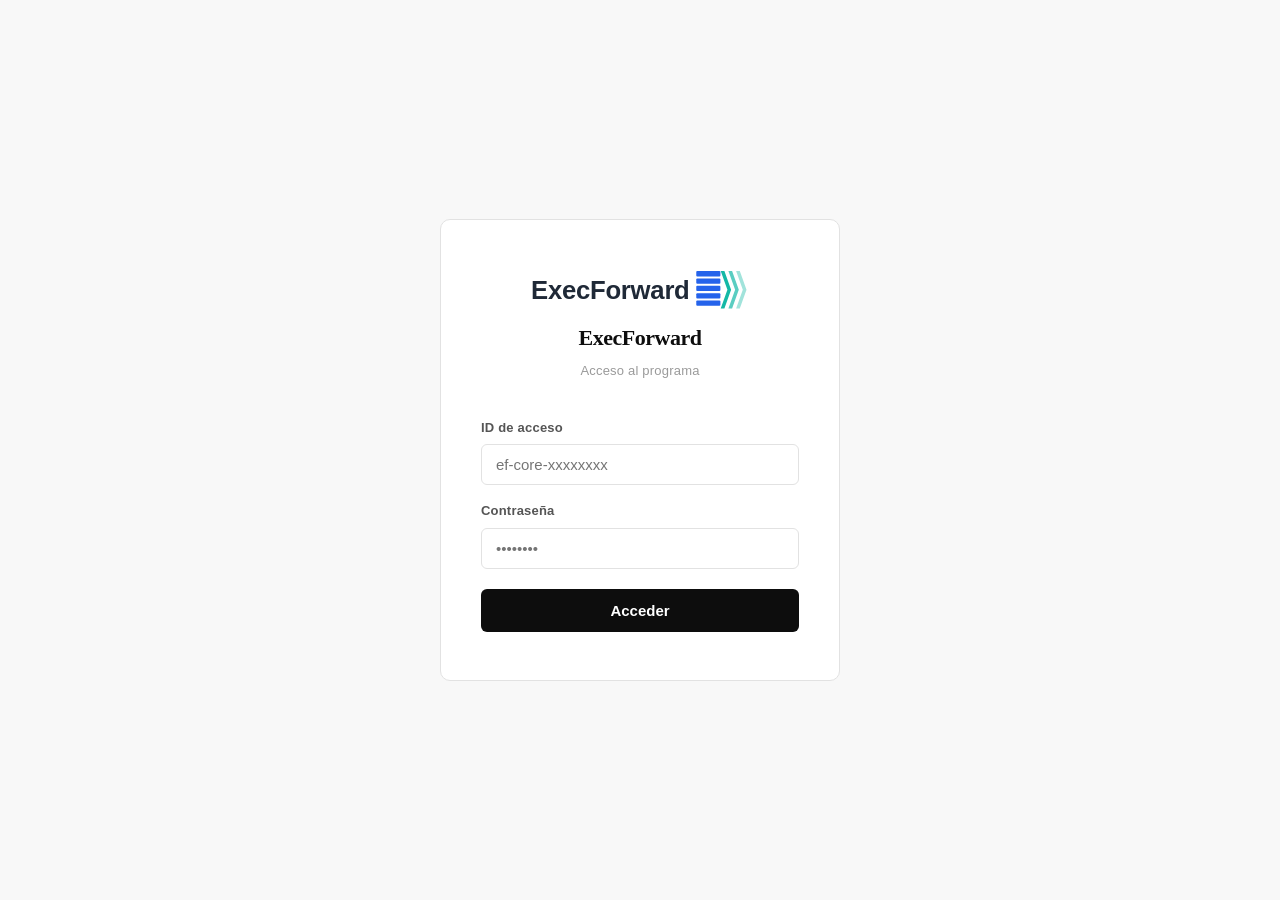
<file: src/programa/core/index.html>
<!DOCTYPE html>
<html lang="es">
<head>
  <meta charset="UTF-8">
  <meta name="viewport" content="width=device-width, initial-scale=1.0">
  <meta name="robots" content="noindex, nofollow">
  <title>ExecForward — Posicionamiento completo (M1–M3)</title>
  <link rel="stylesheet" href="../shared/app.css">
</head>
<body>

<div id="test-banner">⚠️ Versión de prueba — no compartir</div>

<!-- =====================================================================
     PANTALLA [1]: LOGIN
===================================================================== -->
<div id="screen-login" class="screen active">
  <div class="login-card">
    <div class="login-logo">
      <img src="/assets/Logo/EF_logo_B_horizontal.svg" alt="ExecForward"
           onerror="this.style.display='none'">
      ExecForward
    </div>
    <p class="login-subtitle">Acceso al programa</p>
    <form class="login-form" id="login-form" autocomplete="off" novalidate>
      <div class="form-group">
        <label class="form-label" for="input-uuid">ID de acceso</label>
        <input class="form-input" type="text" id="input-uuid" name="uuid"
               placeholder="ef-core-xxxxxxxx"
               autocomplete="username" spellcheck="false" required>
      </div>
      <div class="form-group">
        <label class="form-label" for="input-pass">Contraseña</label>
        <input class="form-input" type="password" id="input-pass" name="password"
               placeholder="••••••••"
               autocomplete="current-password" required>
      </div>
      <div class="login-error" id="login-error">
        Credenciales incorrectas. Revisa el email de confirmación.
      </div>
      <button type="submit" class="btn-login">Acceder</button>
    </form>
  </div>
</div>

<!-- =====================================================================
     PANTALLA [2]: ONBOARDING — texto aprobado §2.3 — no modificar
===================================================================== -->
<div id="screen-onboarding" class="screen">
  <div class="onboarding-card">
    <div class="onboarding-logo">
      <img src="/assets/Logo/EF_logo_B_horizontal.svg" alt=""
           onerror="this.style.display='none'">
      ExecForward
    </div>
    <div class="onboarding-body">
      <p><em>Llegaste al lugar correcto.</em></p>
      <p><em>Tengo una hipótesis sobre ti: eres bueno en lo que haces. Quizás muy bueno. Pero nadie te enseñó a buscar trabajo ejecutivo — porque mientras estabas trabajando, no lo necesitabas.</em></p>
      <p><em>Eso está a punto de cambiar.</em></p>
      <p><em>Este programa tiene un solo objetivo: que termines con un sistema que trabaje por ti. No una lista de consejos — un sistema. Cuando salgas de aquí vas a tener:</em></p>
      <ul>
        <li>Tu propuesta de valor ejecutiva: la frase que abre conversaciones y que la gente recuerda</li>
        <li>Tu mercado objetivo definido con criterios reales, no aspiraciones</li>
        <li>Tu CV y LinkedIn trabajando activamente para que te encuentren</li>
        <li>Tu red activada de forma estratégica — sin pedir favores, sin incomodar</li>
        <li>Tu pitch, tu narrativa de entrevista y tu posición de negociación preparados</li>
        <li>Un plan de ejecución que no depende de que estés inspirado ese día</li>
      </ul>
      <p><em>Y una ventaja que pocos candidatos tienen: la IA como copiloto en cada paso. No para hacer el trabajo por ti — para que el trabajo que ya hiciste llegue más lejos.</em></p>
      <p><em>Una pregunta antes de empezar:</em></p>
      <p><em>¿Hiciste el diagnóstico M0 antes de comprar?</em></p>
    </div>
    <hr class="onboarding-divider">
    <p class="onboarding-question">¿Cuál fue tu resultado?</p>
    <div class="band-options">
      <label class="band-option">
        <input type="radio" name="score-band" value="base">
        <span class="band-name">Base</span>
        <span class="band-range">Score 14–26</span>
      </label>
      <label class="band-option">
        <input type="radio" name="score-band" value="operativo">
        <span class="band-name">Operativo</span>
        <span class="band-range">Score 27–38</span>
      </label>
      <label class="band-option">
        <input type="radio" name="score-band" value="competitivo">
        <span class="band-name">Competitivo</span>
        <span class="band-range">Score 39–49</span>
      </label>
      <label class="band-option">
        <input type="radio" name="score-band" value="diferenciado">
        <span class="band-name">Diferenciado</span>
        <span class="band-range">Score 50–56</span>
      </label>
      <label class="band-option">
        <input type="radio" name="score-band" value="none">
        <span class="band-name">No hice el diagnóstico todavía</span>
        <span class="band-range"></span>
      </label>
    </div>
    <button class="btn-start-program" id="btn-start-program" disabled>
      Empezar el programa →
    </button>
  </div>
</div>

<!-- =====================================================================
     PANTALLA [3]: APP PRINCIPAL
===================================================================== -->
<div id="screen-app" class="screen">
  <header class="app-header">
    <button class="btn-hamburger" id="btn-hamburger" aria-label="Abrir menú">
      <svg width="20" height="16" viewBox="0 0 20 16" fill="none">
        <rect width="20" height="2" rx="1" fill="#0d0d0d"/>
        <rect y="7" width="20" height="2" rx="1" fill="#0d0d0d"/>
        <rect y="14" width="20" height="2" rx="1" fill="#0d0d0d"/>
      </svg>
    </button>
    <div class="header-logo">
      <img src="/assets/Logo/EF_logo_B_horizontal.svg" alt=""
           onerror="this.style.display='none'">
      ExecForward
    </div>
    <div class="header-progress">
      <span class="header-progress-label" id="global-progress-label">Progreso: 0% completado</span>
      <div class="header-progress-bar">
        <div class="header-progress-fill" id="global-progress-fill" style="width:0%"></div>
      </div>
    </div>
    <button class="btn-ver-bienvenida" onclick="showScreen('onboarding')">Ver bienvenida</button>
  </header>
  <div class="app-body">
    <div id="sidebar-overlay" class="sidebar-overlay"></div>
    <nav class="app-sidebar" aria-label="Módulos del programa">
      <div class="sidebar-inner" id="sidebar-inner"></div>
    </nav>
    <main class="app-content" id="content-area">
      <div class="content-inner" id="content-inner"></div>
    </main>
  </div>
</div>

<!-- SKU CONFIG — /programa/core  (Core $59 · M1–M3 accesibles) -->
<script>
window.SKU_CONFIG = {
  sku:               'core',
  skuName:           'Core — M1–M3 · $59',
  uuid:              'ef-core-j4t6n1bz',
  password:          'Xk7qB2wS',
  accessibleModules: ['M1', 'M2', 'M3'],
  isTestEnv:         false
};
</script>
<script src="../shared/modules-content.js"></script>
<script src="../shared/app-utils.js"></script>
</body>
</html>
</file>
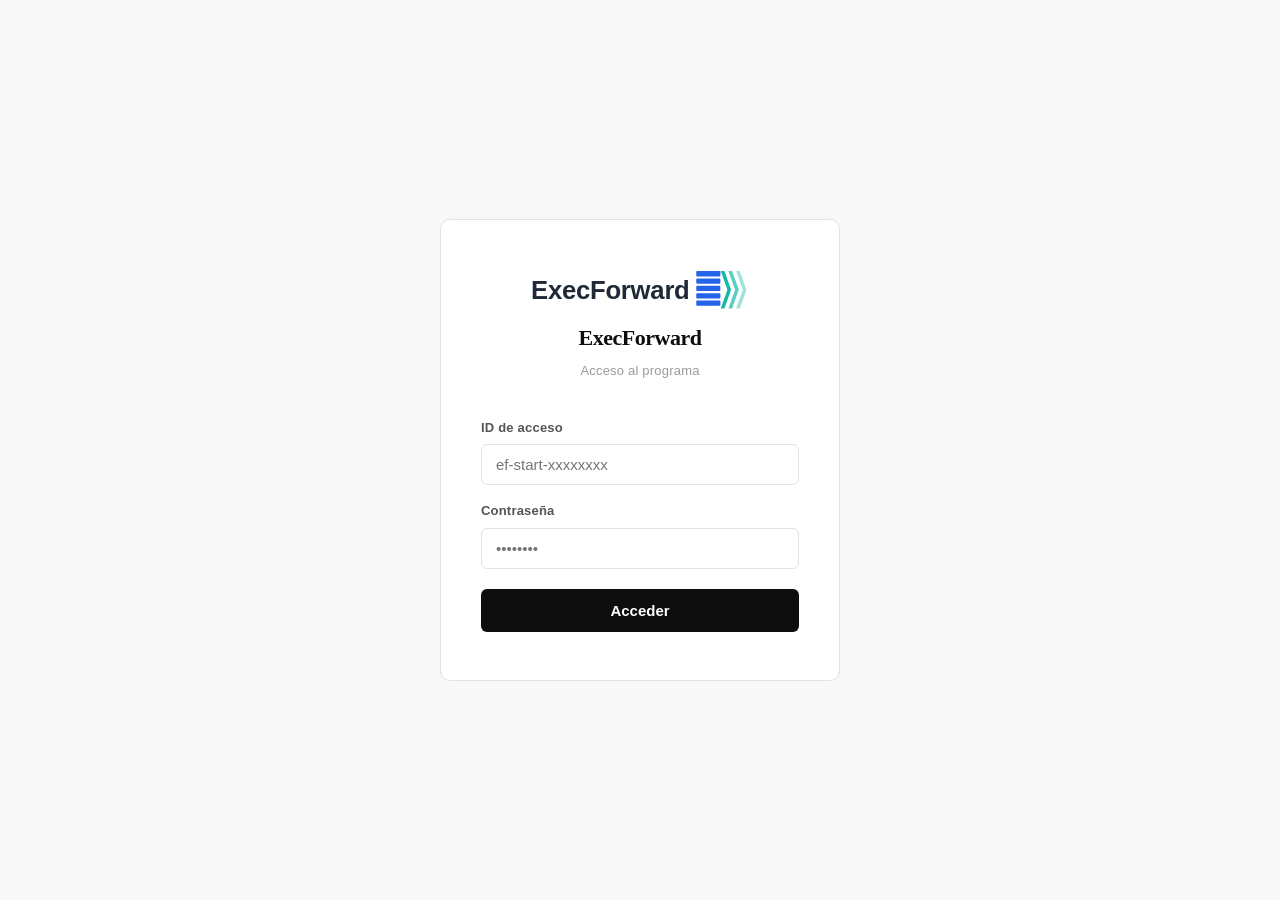
<file: src/programa/start/index.html>
<!DOCTYPE html>
<html lang="es">
<head>
  <meta charset="UTF-8">
  <meta name="viewport" content="width=device-width, initial-scale=1.0">
  <meta name="robots" content="noindex, nofollow">
  <title>ExecForward — Propuesta de Valor Ejecutiva (M1)</title>
  <link rel="stylesheet" href="../shared/app.css">
</head>
<body>

<!-- BANNER DE PRUEBA — oculto en /start, visible solo en /test (JS lo activa) -->
<div id="test-banner">⚠️ Versión de prueba — no compartir</div>

<!-- =====================================================================
     PANTALLA [1]: LOGIN
===================================================================== -->
<div id="screen-login" class="screen active">
  <div class="login-card">
    <div class="login-logo">
      <img src="/assets/Logo/EF_logo_B_horizontal.svg" alt="ExecForward"
           onerror="this.style.display='none'">
      ExecForward
    </div>
    <p class="login-subtitle">Acceso al programa</p>
    <form class="login-form" id="login-form" autocomplete="off" novalidate>
      <div class="form-group">
        <label class="form-label" for="input-uuid">ID de acceso</label>
        <input class="form-input" type="text" id="input-uuid" name="uuid"
               placeholder="ef-start-xxxxxxxx"
               autocomplete="username" spellcheck="false" required>
      </div>
      <div class="form-group">
        <label class="form-label" for="input-pass">Contraseña</label>
        <input class="form-input" type="password" id="input-pass" name="password"
               placeholder="••••••••"
               autocomplete="current-password" required>
      </div>
      <div class="login-error" id="login-error">
        Credenciales incorrectas. Revisa el email de confirmación.
      </div>
      <button type="submit" class="btn-login">Acceder</button>
    </form>
  </div>
</div>

<!-- =====================================================================
     PANTALLA [2]: ONBOARDING
     Texto aprobado — Spec §2.3 — no modificar
===================================================================== -->
<div id="screen-onboarding" class="screen">
  <div class="onboarding-card">
    <div class="onboarding-logo">
      <img src="/assets/Logo/EF_logo_B_horizontal.svg" alt=""
           onerror="this.style.display='none'">
      ExecForward
    </div>

    <div class="onboarding-body">
      <p><em>Llegaste al lugar correcto.</em></p>
      <p><em>Tengo una hipótesis sobre ti: eres bueno en lo que haces. Quizás muy bueno. Pero nadie te enseñó a buscar trabajo ejecutivo — porque mientras estabas trabajando, no lo necesitabas.</em></p>
      <p><em>Eso está a punto de cambiar.</em></p>
      <p><em>Este programa tiene un solo objetivo: que termines con un sistema que trabaje por ti. No una lista de consejos — un sistema. Cuando salgas de aquí vas a tener:</em></p>
      <ul>
        <li>Tu propuesta de valor ejecutiva: la frase que abre conversaciones y que la gente recuerda</li>
        <li>Tu mercado objetivo definido con criterios reales, no aspiraciones</li>
        <li>Tu CV y LinkedIn trabajando activamente para que te encuentren</li>
        <li>Tu red activada de forma estratégica — sin pedir favores, sin incomodar</li>
        <li>Tu pitch, tu narrativa de entrevista y tu posición de negociación preparados</li>
        <li>Un plan de ejecución que no depende de que estés inspirado ese día</li>
      </ul>
      <p><em>Y una ventaja que pocos candidatos tienen: la IA como copiloto en cada paso. No para hacer el trabajo por ti — para que el trabajo que ya hiciste llegue más lejos.</em></p>
      <p><em>Una pregunta antes de empezar:</em></p>
      <p><em>¿Hiciste el diagnóstico M0 antes de comprar?</em></p>
    </div>

    <hr class="onboarding-divider">

    <p class="onboarding-question">¿Cuál fue tu resultado?</p>
    <div class="band-options">
      <label class="band-option">
        <input type="radio" name="score-band" value="base">
        <span class="band-name">Base</span>
        <span class="band-range">Score 14–26</span>
      </label>
      <label class="band-option">
        <input type="radio" name="score-band" value="operativo">
        <span class="band-name">Operativo</span>
        <span class="band-range">Score 27–38</span>
      </label>
      <label class="band-option">
        <input type="radio" name="score-band" value="competitivo">
        <span class="band-name">Competitivo</span>
        <span class="band-range">Score 39–49</span>
      </label>
      <label class="band-option">
        <input type="radio" name="score-band" value="diferenciado">
        <span class="band-name">Diferenciado</span>
        <span class="band-range">Score 50–56</span>
      </label>
      <label class="band-option">
        <input type="radio" name="score-band" value="none">
        <span class="band-name">No hice el diagnóstico todavía</span>
        <span class="band-range"></span>
      </label>
    </div>
    <button class="btn-start-program" id="btn-start-program" disabled>
      Empezar el programa →
    </button>
  </div>
</div>

<!-- =====================================================================
     PANTALLA [3]: APP PRINCIPAL
===================================================================== -->
<div id="screen-app" class="screen">

  <!-- HEADER -->
  <header class="app-header">
    <button class="btn-hamburger" id="btn-hamburger" aria-label="Abrir menú">
      <svg width="20" height="16" viewBox="0 0 20 16" fill="none" xmlns="http://www.w3.org/2000/svg">
        <rect width="20" height="2" rx="1" fill="#0d0d0d"/>
        <rect y="7" width="20" height="2" rx="1" fill="#0d0d0d"/>
        <rect y="14" width="20" height="2" rx="1" fill="#0d0d0d"/>
      </svg>
    </button>
    <div class="header-logo">
      <img src="/assets/Logo/EF_logo_B_horizontal.svg" alt=""
           onerror="this.style.display='none'">
      ExecForward
    </div>
    <div class="header-progress">
      <span class="header-progress-label" id="global-progress-label">Progreso: 0% completado</span>
      <div class="header-progress-bar">
        <div class="header-progress-fill" id="global-progress-fill" style="width:0%"></div>
      </div>
    </div>
    <button class="btn-ver-bienvenida" onclick="showScreen('onboarding')">
      Ver bienvenida
    </button>
  </header>

  <div class="app-body">
    <!-- Overlay móvil para cerrar sidebar -->
    <div id="sidebar-overlay" class="sidebar-overlay"></div>

    <!-- SIDEBAR — contenido inyectado por JS post-login -->
    <nav class="app-sidebar" aria-label="Módulos del programa">
      <div class="sidebar-inner" id="sidebar-inner">
        <!-- renderSidebar() en app-utils.js inyecta aquí -->
      </div>
    </nav>

    <!-- ÁREA DE CONTENIDO — módulo activo inyectado por JS -->
    <main class="app-content" id="content-area">
      <div class="content-inner" id="content-inner">
        <!-- navigateToModule() en app-utils.js inyecta aquí -->
      </div>
    </main>
  </div>

</div><!-- /screen-app -->

<!-- =====================================================================
     SKU CONFIG — /programa/start  (Tripwire $29 · M1 accesible)
     Hardcoded aquí, antes de cargar app-utils.js.
     INSTRUCCIÓN OPERADOR: no modificar este bloque manualmente.
     Si necesitás rotar credenciales, actualizar uuid + password aquí
     y en tabla-credenciales.md.
===================================================================== -->
<script>
window.SKU_CONFIG = {
  sku:               'start',
  skuName:           'Tripwire — M1 · $29',
  uuid:              'ef-start-k9x2m7pq',
  password:          'Rv4mT8nP',
  accessibleModules: ['M1'],
  isTestEnv:         false
};
</script>
<script src="../shared/modules-content.js"></script>
<script src="../shared/app-utils.js"></script>
</body>
</html>
</file>
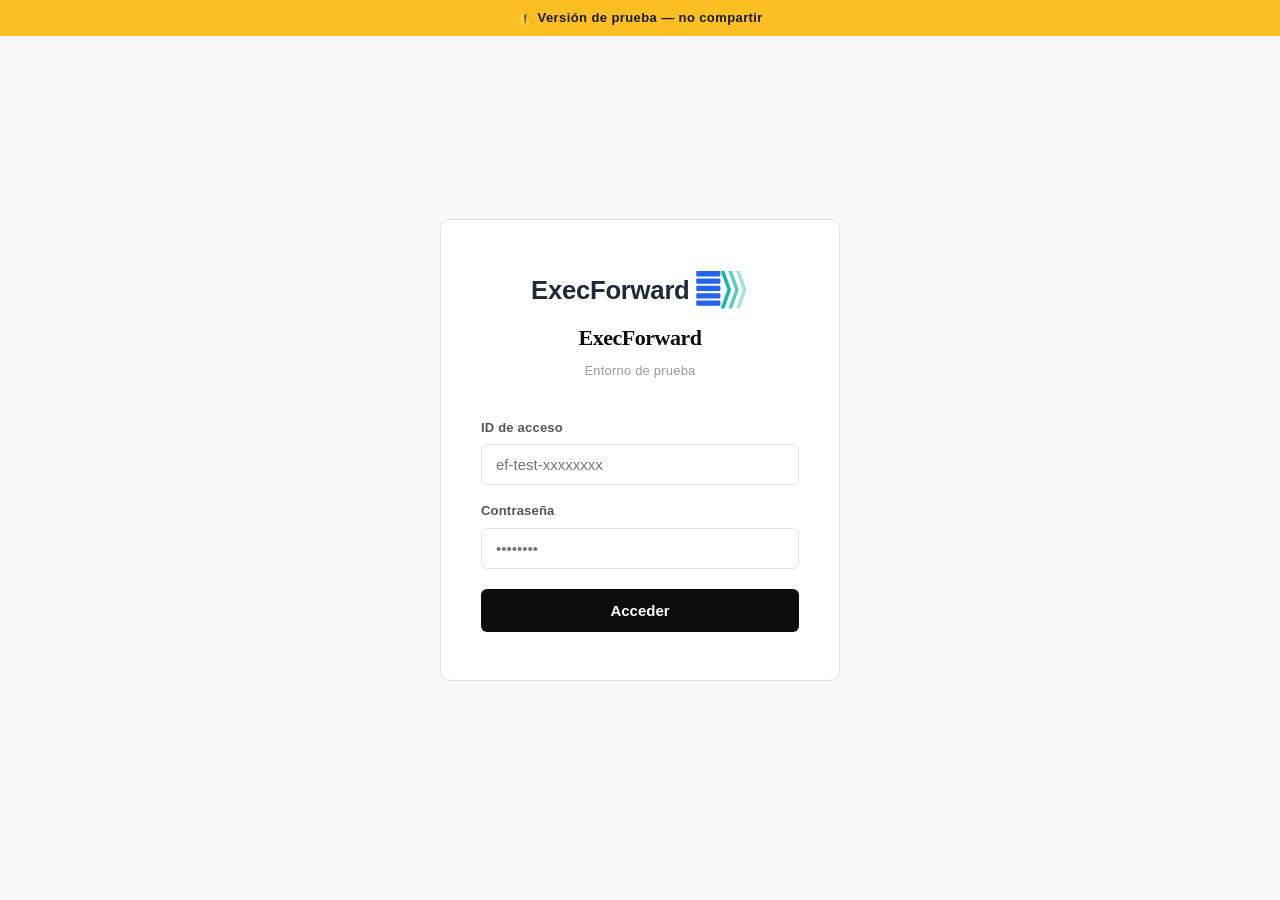
<file: src/programa/test/index.html>
<!DOCTYPE html>
<html lang="es">
<head>
  <meta charset="UTF-8">
  <meta name="viewport" content="width=device-width, initial-scale=1.0">
  <meta name="robots" content="noindex, nofollow">
  <title>ExecForward — Entorno de prueba (M1–M6)</title>
  <link rel="stylesheet" href="../shared/app.css">
</head>
<body>

<!-- BANNER VISIBLE SIEMPRE en /test — JS lo activa porque isTestEnv: true -->
<div id="test-banner">⚠️ Versión de prueba — no compartir</div>

<!-- =====================================================================
     PANTALLA [1]: LOGIN
===================================================================== -->
<div id="screen-login" class="screen active">
  <div class="login-card">
    <div class="login-logo">
      <img src="/assets/Logo/EF_logo_B_horizontal.svg" alt="ExecForward"
           onerror="this.style.display='none'">
      ExecForward
    </div>
    <p class="login-subtitle">Entorno de prueba</p>
    <form class="login-form" id="login-form" autocomplete="off" novalidate>
      <div class="form-group">
        <label class="form-label" for="input-uuid">ID de acceso</label>
        <input class="form-input" type="text" id="input-uuid" name="uuid"
               placeholder="ef-test-xxxxxxxx"
               autocomplete="username" spellcheck="false" required>
      </div>
      <div class="form-group">
        <label class="form-label" for="input-pass">Contraseña</label>
        <input class="form-input" type="password" id="input-pass" name="password"
               placeholder="••••••••"
               autocomplete="current-password" required>
      </div>
      <div class="login-error" id="login-error">
        Credenciales incorrectas. Revisa el email de confirmación.
      </div>
      <button type="submit" class="btn-login">Acceder</button>
    </form>
  </div>
</div>

<!-- =====================================================================
     PANTALLA [2]: ONBOARDING — texto aprobado §2.3 — no modificar
===================================================================== -->
<div id="screen-onboarding" class="screen">
  <div class="onboarding-card">
    <div class="onboarding-logo">
      <img src="/assets/Logo/EF_logo_B_horizontal.svg" alt=""
           onerror="this.style.display='none'">
      ExecForward
    </div>
    <div class="onboarding-body">
      <p><em>Llegaste al lugar correcto.</em></p>
      <p><em>Tengo una hipótesis sobre ti: eres bueno en lo que haces. Quizás muy bueno. Pero nadie te enseñó a buscar trabajo ejecutivo — porque mientras estabas trabajando, no lo necesitabas.</em></p>
      <p><em>Eso está a punto de cambiar.</em></p>
      <p><em>Este programa tiene un solo objetivo: que termines con un sistema que trabaje por ti. No una lista de consejos — un sistema. Cuando salgas de aquí vas a tener:</em></p>
      <ul>
        <li>Tu propuesta de valor ejecutiva: la frase que abre conversaciones y que la gente recuerda</li>
        <li>Tu mercado objetivo definido con criterios reales, no aspiraciones</li>
        <li>Tu CV y LinkedIn trabajando activamente para que te encuentren</li>
        <li>Tu red activada de forma estratégica — sin pedir favores, sin incomodar</li>
        <li>Tu pitch, tu narrativa de entrevista y tu posición de negociación preparados</li>
        <li>Un plan de ejecución que no depende de que estés inspirado ese día</li>
      </ul>
      <p><em>Y una ventaja que pocos candidatos tienen: la IA como copiloto en cada paso. No para hacer el trabajo por ti — para que el trabajo que ya hiciste llegue más lejos.</em></p>
      <p><em>Una pregunta antes de empezar:</em></p>
      <p><em>¿Hiciste el diagnóstico M0 antes de comprar?</em></p>
    </div>
    <hr class="onboarding-divider">
    <p class="onboarding-question">¿Cuál fue tu resultado?</p>
    <div class="band-options">
      <label class="band-option">
        <input type="radio" name="score-band" value="base">
        <span class="band-name">Base</span>
        <span class="band-range">Score 14–26</span>
      </label>
      <label class="band-option">
        <input type="radio" name="score-band" value="operativo">
        <span class="band-name">Operativo</span>
        <span class="band-range">Score 27–38</span>
      </label>
      <label class="band-option">
        <input type="radio" name="score-band" value="competitivo">
        <span class="band-name">Competitivo</span>
        <span class="band-range">Score 39–49</span>
      </label>
      <label class="band-option">
        <input type="radio" name="score-band" value="diferenciado">
        <span class="band-name">Diferenciado</span>
        <span class="band-range">Score 50–56</span>
      </label>
      <label class="band-option">
        <input type="radio" name="score-band" value="none">
        <span class="band-name">No hice el diagnóstico todavía</span>
        <span class="band-range"></span>
      </label>
    </div>
    <button class="btn-start-program" id="btn-start-program" disabled>
      Empezar el programa →
    </button>
  </div>
</div>

<!-- =====================================================================
     PANTALLA [3]: APP PRINCIPAL
===================================================================== -->
<div id="screen-app" class="screen">
  <header class="app-header">
    <button class="btn-hamburger" id="btn-hamburger" aria-label="Abrir menú">
      <svg width="20" height="16" viewBox="0 0 20 16" fill="none">
        <rect width="20" height="2" rx="1" fill="#0d0d0d"/>
        <rect y="7" width="20" height="2" rx="1" fill="#0d0d0d"/>
        <rect y="14" width="20" height="2" rx="1" fill="#0d0d0d"/>
      </svg>
    </button>
    <div class="header-logo">
      <img src="/assets/Logo/EF_logo_B_horizontal.svg" alt=""
           onerror="this.style.display='none'">
      ExecForward
    </div>
    <div class="header-progress">
      <span class="header-progress-label" id="global-progress-label">Progreso: 0% completado</span>
      <div class="header-progress-bar">
        <div class="header-progress-fill" id="global-progress-fill" style="width:0%"></div>
      </div>
    </div>
    <button class="btn-ver-bienvenida" onclick="showScreen('onboarding')">Ver bienvenida</button>
  </header>
  <div class="app-body">
    <div id="sidebar-overlay" class="sidebar-overlay"></div>
    <nav class="app-sidebar" aria-label="Módulos del programa">
      <div class="sidebar-inner" id="sidebar-inner"></div>
    </nav>
    <main class="app-content" id="content-area">
      <div class="content-inner" id="content-inner"></div>
    </main>
  </div>
</div>

<!-- SKU CONFIG — /programa/test  (Prueba · M1–M6 · isTestEnv: true)
     INSTRUCCIÓN OPERADOR: desactivar o rotar credenciales antes del lanzamiento público.
     Ver Spec §6.2. -->
<script>
window.SKU_CONFIG = {
  sku:               'test',
  skuName:           'Entorno de prueba — M1–M6',
  uuid:              'ef-test-r5v8d2kg',
  password:          'Wd9cF1tY',
  accessibleModules: ['M1', 'M2', 'M3', 'M4', 'M5', 'M6'],
  isTestEnv:         true
};
</script>
<script src="../shared/modules-content.js"></script>
<script src="../shared/app-utils.js"></script>
</body>
</html>
</file>
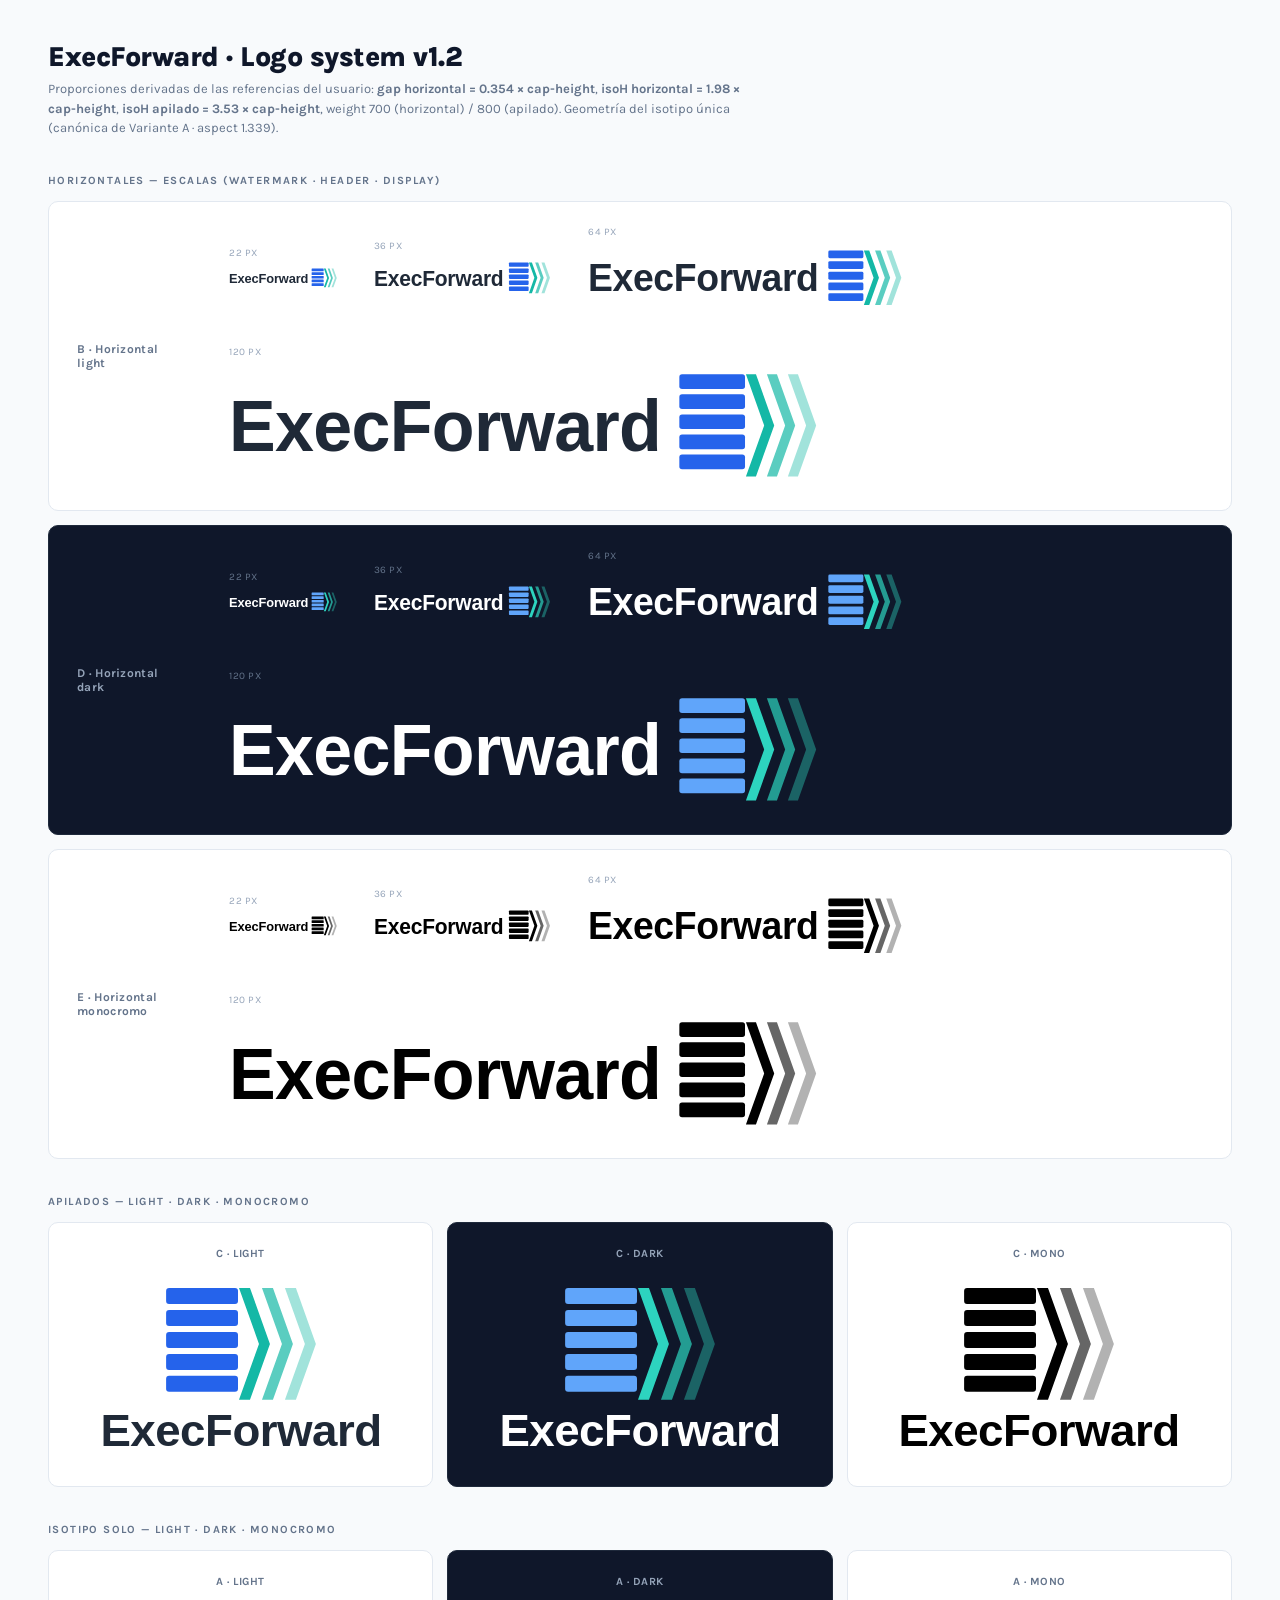
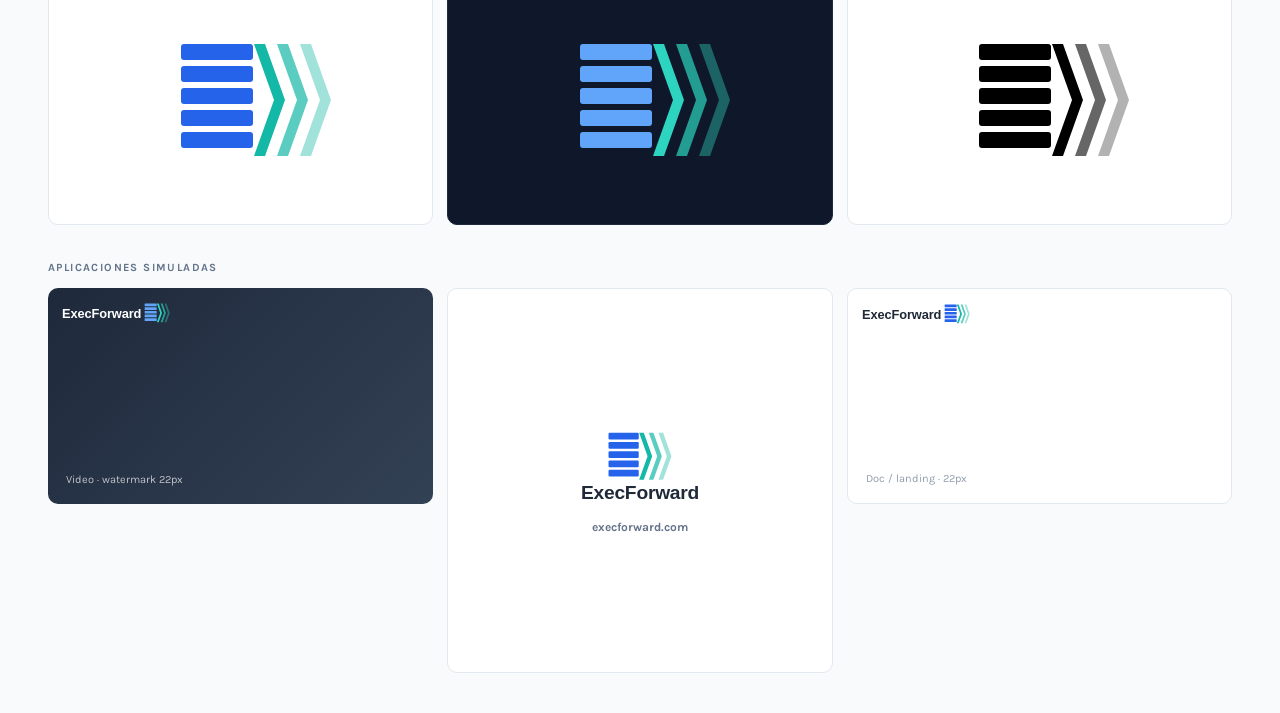
<file: _system/brand/_logo-verification-v1.2.html>
<!doctype html>
<html lang="es">
<head>
<meta charset="utf-8">
<title>Logo verification · v1.2</title>
<link rel="preconnect" href="https://fonts.googleapis.com">
<link rel="preconnect" href="https://fonts.gstatic.com" crossorigin>
<link href="https://fonts.googleapis.com/css2?family=Karla:wght@700;800&display=swap" rel="stylesheet">
<style>
  :root{
    --bg:#F8FAFC; --ink:#0F172A; --muted:#64748B; --line:#E2E8F0;
  }
  *{box-sizing:border-box}
  body{
    font-family:'Karla','Helvetica Neue',Arial,sans-serif;
    background:var(--bg); color:var(--ink);
    margin:0; padding:40px 48px;
  }
  h1{font-weight:800; letter-spacing:-0.5px; margin:0 0 6px; font-size:28px}
  .meta{color:var(--muted); font-size:13px; margin:0 0 32px; max-width:720px; line-height:1.5}
  h2{font-size:11px; font-weight:700; text-transform:uppercase; letter-spacing:1.4px; color:var(--muted); margin:36px 0 14px}

  .grid-h{display:grid; grid-template-columns:120px 1fr; gap:32px; align-items:center;
          padding:24px 28px; background:#fff; border:1px solid var(--line); border-radius:10px; margin-bottom:14px}
  .grid-h.dark{background:#0F172A; color:#fff; border-color:#1E293B}
  .grid-h.tan{background:#F4EFE7}
  .label{font-size:12px; color:var(--muted); font-weight:700; letter-spacing:.3px}
  .dark .label{color:#94A3B8}
  .sizes{display:flex; align-items:center; gap:36px}
  .col{display:flex; flex-direction:column; align-items:flex-start; gap:8px}
  .col small{font-size:10px; color:#94A3B8; letter-spacing:.5px}
  .dark .col small{color:#64748B}
  .col img{display:block; max-width:100%}
  .sizes{flex-wrap:wrap}

  .stacked-grid{display:grid; grid-template-columns:repeat(3, 1fr); gap:14px; margin-bottom:14px}
  .stacked-cell{padding:24px; background:#fff; border:1px solid var(--line); border-radius:10px; display:flex; flex-direction:column; align-items:center; gap:12px; overflow:hidden}
  .stacked-cell img{max-width:100%; height:auto}
  .stacked-cell.dark{background:#0F172A; color:#fff; border-color:#1E293B}
  .stacked-cell.mono{background:#fff}
  .stacked-cell .lbl{font-size:11px; color:var(--muted); font-weight:700; letter-spacing:.5px; text-transform:uppercase}
  .dark .lbl{color:#94A3B8}

  /* Application mockups */
  .apps{display:grid; grid-template-columns:repeat(3,1fr); gap:14px}
  .app{
    aspect-ratio:16/9; background:#000; border-radius:10px; position:relative; overflow:hidden;
    display:flex; align-items:flex-end; padding:18px;
  }
  .app.video{background:linear-gradient(135deg,#1E293B,#334155)}
  .app .watermark{position:absolute; top:14px; left:14px; height:22px}
  .app .watermark img{height:100%; display:block}
  .app .caption{color:#fff; font-size:11px; opacity:.7}
  .app.card{background:#fff; aspect-ratio:1; padding:24px; display:flex; flex-direction:column; align-items:center; justify-content:center; gap:14px; border:1px solid var(--line)}
  .app.card .logo{height:80px}
  .app.card .url{font-size:12px; color:var(--muted); font-weight:700}
</style>
</head>
<body>
  <h1>ExecForward · Logo system v1.2</h1>
  <p class="meta">
    Proporciones derivadas de las referencias del usuario:
    <strong>gap horizontal = 0.354 × cap-height</strong>,
    <strong>isoH horizontal = 1.98 × cap-height</strong>,
    <strong>isoH apilado = 3.53 × cap-height</strong>,
    weight 700 (horizontal) / 800 (apilado).
    Geometría del isotipo única (canónica de Variante A · aspect 1.339).
  </p>

  <h2>Horizontales — escalas (watermark · header · display)</h2>

  <div class="grid-h">
    <div class="label">B · Horizontal<br>light</div>
    <div class="sizes">
      <div class="col"><small>22 PX</small><img src="EF_logo_B_horizontal.svg" height="22"></div>
      <div class="col"><small>36 PX</small><img src="EF_logo_B_horizontal.svg" height="36"></div>
      <div class="col"><small>64 PX</small><img src="EF_logo_B_horizontal.svg" height="64"></div>
      <div class="col"><small>120 PX</small><img src="EF_logo_B_horizontal.svg" height="120"></div>
    </div>
  </div>

  <div class="grid-h dark">
    <div class="label">D · Horizontal<br>dark</div>
    <div class="sizes">
      <div class="col"><small>22 PX</small><img src="EF_logo_D_dark.svg" height="22"></div>
      <div class="col"><small>36 PX</small><img src="EF_logo_D_dark.svg" height="36"></div>
      <div class="col"><small>64 PX</small><img src="EF_logo_D_dark.svg" height="64"></div>
      <div class="col"><small>120 PX</small><img src="EF_logo_D_dark.svg" height="120"></div>
    </div>
  </div>

  <div class="grid-h">
    <div class="label">E · Horizontal<br>monocromo</div>
    <div class="sizes">
      <div class="col"><small>22 PX</small><img src="EF_logo_E_monocromo.svg" height="22"></div>
      <div class="col"><small>36 PX</small><img src="EF_logo_E_monocromo.svg" height="36"></div>
      <div class="col"><small>64 PX</small><img src="EF_logo_E_monocromo.svg" height="64"></div>
      <div class="col"><small>120 PX</small><img src="EF_logo_E_monocromo.svg" height="120"></div>
    </div>
  </div>

  <h2>Apilados — light · dark · monocromo</h2>

  <div class="stacked-grid">
    <div class="stacked-cell">
      <div class="lbl">C · Light</div>
      <img src="EF_logo_C_apilado.svg" height="170">
    </div>
    <div class="stacked-cell dark">
      <div class="lbl">C · Dark</div>
      <img src="EF_logo_C_apilado_dark.svg" height="170">
    </div>
    <div class="stacked-cell mono">
      <div class="lbl">C · Mono</div>
      <img src="EF_logo_C_apilado_mono.svg" height="170">
    </div>
  </div>

  <h2>Isotipo solo — light · dark · monocromo</h2>

  <div class="stacked-grid">
    <div class="stacked-cell">
      <div class="lbl">A · Light</div>
      <img src="EF_logo_A_isotipo.svg" height="140">
    </div>
    <div class="stacked-cell dark">
      <div class="lbl">A · Dark</div>
      <img src="EF_logo_A_isotipo_dark.svg" height="140">
    </div>
    <div class="stacked-cell mono">
      <div class="lbl">A · Mono</div>
      <img src="EF_logo_A_isotipo_mono.svg" height="140">
    </div>
  </div>

  <h2>Aplicaciones simuladas</h2>

  <div class="apps">
    <div class="app video">
      <div class="watermark"><img src="EF_logo_D_dark.svg"></div>
      <div class="caption">Video · watermark 22px</div>
    </div>
    <div class="app card">
      <img class="logo" src="EF_logo_C_apilado.svg">
      <div class="url">execforward.com</div>
    </div>
    <div class="app video" style="background:#fff;border:1px solid var(--line)">
      <div class="watermark"><img src="EF_logo_B_horizontal.svg"></div>
      <div class="caption" style="color:var(--muted)">Doc / landing · 22px</div>
    </div>
  </div>

</body>
</html>
</file>
<file: src/programa/shared/app.css>
/* ===================================================================
   ExecForward — app.css  · Paso 3
   Estilos compartidos para los 4 entornos del programa.
   Paleta y tipografía consistentes con landing page (index.html).
=================================================================== */

/* ===== RESET & VARIABLES ===== */
*, *::before, *::after { box-sizing: border-box; margin: 0; padding: 0; }

:root {
  /* Paleta */
  --black:       #0d0d0d;
  --white:       #ffffff;
  --gray-50:     #f8f8f8;
  --gray-100:    #f0f0f0;
  --gray-200:    #e2e2e2;
  --gray-400:    #9a9a9a;
  --gray-600:    #555555;
  --border:      #e2e2e2;
  --green:       #4ade80;
  --red-bg:      #fff0f0;
  --red-border:  #fecaca;
  --red-text:    #c62828;

  /* Sidebar */
  --sidebar-bg:   #111111;
  --sidebar-text: #d0d0d0;
  --sidebar-w:    264px;

  /* Layout */
  --header-h:    52px;
  --banner-h:    36px;

  /* Tipografía */
  --font: 'Georgia', 'Times New Roman', serif;
  --sans: -apple-system, BlinkMacSystemFont, 'Segoe UI', Helvetica, Arial, sans-serif;
  --mono: 'Courier New', Courier, monospace;

  --radius: 6px;
}

html, body { height: 100%; }

body {
  font-family: var(--sans);
  color: var(--black);
  background: var(--white);
  font-size: 16px;
  line-height: 1.6;
  -webkit-font-smoothing: antialiased;
}

a { color: inherit; }
img { max-width: 100%; display: block; }

/* ===== SCREENS — visibilidad ===== */
.screen { display: none; }
.screen.active { display: block; }
#screen-login.active    { display: flex; align-items: center; justify-content: center; }
#screen-onboarding.active { display: flex; align-items: flex-start; justify-content: center; }
#screen-app.active      { display: flex; flex-direction: column; }

/* ===== BANNER TEST ===== */
#test-banner {
  display: none;
  position: fixed;
  top: 0; left: 0; right: 0;
  height: var(--banner-h);
  background: #fbbf24;
  color: #1a1a00;
  font-size: 13px;
  font-weight: 700;
  text-align: center;
  line-height: var(--banner-h);
  z-index: 1000;
  letter-spacing: 0.4px;
}
body.has-banner #screen-app {
  padding-top: var(--banner-h);
}

/* ===================================================================
   PANTALLA DE LOGIN
=================================================================== */
#screen-login {
  min-height: 100vh;
  background: var(--gray-50);
  padding: 24px;
}
.login-card {
  background: var(--white);
  border: 1px solid var(--border);
  border-radius: 10px;
  padding: 48px 40px;
  width: 100%;
  max-width: 400px;
  text-align: center;
}
.login-logo {
  font-family: var(--font);
  font-size: 22px;
  font-weight: 700;
  letter-spacing: -0.5px;
  margin-bottom: 6px;
  display: flex;
  flex-direction: column;
  align-items: center;
  gap: 8px;
}
.login-logo img {
  height: 44px;
  width: auto;
}
.login-subtitle {
  font-size: 13px;
  color: var(--gray-400);
  margin-bottom: 36px;
  letter-spacing: 0.2px;
}
.login-form { text-align: left; }
.form-group { margin-bottom: 16px; }
.form-label {
  display: block;
  font-size: 13px;
  font-weight: 600;
  color: var(--gray-600);
  margin-bottom: 6px;
  letter-spacing: 0.2px;
}
.form-input {
  width: 100%;
  border: 1.5px solid var(--border);
  border-radius: var(--radius);
  padding: 11px 14px;
  font-size: 15px;
  font-family: var(--sans);
  color: var(--black);
  background: var(--white);
  outline: none;
  transition: border-color 0.15s ease;
}
.form-input:focus { border-color: var(--black); }
.login-error {
  display: none;
  background: var(--red-bg);
  border: 1px solid var(--red-border);
  border-radius: var(--radius);
  padding: 10px 14px;
  font-size: 13px;
  color: var(--red-text);
  margin-bottom: 14px;
  text-align: left;
  line-height: 1.5;
}
.btn-login {
  width: 100%;
  background: var(--black);
  color: var(--white);
  border: none;
  border-radius: var(--radius);
  padding: 13px 24px;
  font-size: 15px;
  font-weight: 600;
  font-family: var(--sans);
  cursor: pointer;
  margin-top: 4px;
  transition: opacity 0.15s ease;
}
.btn-login:hover { opacity: 0.85; }

/* ===================================================================
   PANTALLA DE ONBOARDING
=================================================================== */
#screen-onboarding {
  min-height: 100vh;
  background: var(--white);
  padding: 52px 24px 72px;
}
.onboarding-card {
  max-width: 600px;
  width: 100%;
}
.onboarding-logo {
  font-family: var(--font);
  font-size: 20px;
  font-weight: 700;
  letter-spacing: -0.3px;
  margin-bottom: 40px;
  display: flex;
  align-items: center;
  gap: 10px;
}
.onboarding-logo img {
  height: 30px;
  width: auto;
}
.onboarding-body {
  font-size: 17px;
  line-height: 1.85;
  color: var(--black);
  margin-bottom: 32px;
}
.onboarding-body p { margin-bottom: 18px; }
.onboarding-body p:last-child { margin-bottom: 0; }
.onboarding-body ul {
  list-style: none;
  padding: 0;
  margin: 0 0 18px 0;
}
.onboarding-body ul li {
  padding: 6px 0 6px 22px;
  position: relative;
  font-style: italic;
  color: var(--gray-600);
  line-height: 1.65;
}
.onboarding-body ul li::before {
  content: '·';
  position: absolute;
  left: 8px;
  color: var(--gray-400);
}
.onboarding-divider {
  border: none;
  border-top: 1px solid var(--border);
  margin: 36px 0;
}
.quiz-prefill-note {
  font-size: 13px;
  color: var(--teal);
  font-weight: 600;
  margin-bottom: 14px;
  padding: 8px 12px;
  background: rgba(20, 184, 166, 0.07);
  border-radius: 6px;
  border: 1px solid rgba(20, 184, 166, 0.25);
}
.onboarding-question {
  font-family: var(--font);
  font-size: 20px;
  font-weight: 700;
  letter-spacing: -0.3px;
  margin-bottom: 20px;
}
.band-options {
  display: flex;
  flex-direction: column;
  gap: 10px;
  margin-bottom: 28px;
}
.band-option {
  display: flex;
  align-items: center;
  gap: 14px;
  padding: 14px 18px;
  border: 1.5px solid var(--border);
  border-radius: var(--radius);
  cursor: pointer;
  transition: border-color 0.15s ease, background 0.15s ease;
  user-select: none;
}
.band-option:hover { border-color: var(--gray-400); background: var(--gray-50); }
.band-option input[type="radio"] { display: none; }
.band-option.selected {
  border-color: var(--black);
  background: var(--black);
  color: var(--white);
}
.band-name {
  font-size: 15px;
  font-weight: 700;
  flex: 1;
}
.band-range {
  font-size: 13px;
  opacity: 0.6;
}
.btn-start-program {
  width: 100%;
  background: var(--black);
  color: var(--white);
  border: none;
  border-radius: var(--radius);
  padding: 15px 24px;
  font-size: 16px;
  font-weight: 600;
  font-family: var(--sans);
  cursor: pointer;
  transition: opacity 0.15s ease;
}
.btn-start-program:hover:not(:disabled) { opacity: 0.85; }
.btn-start-program:disabled { opacity: 0.3; cursor: default; }

/* ===================================================================
   APP PRINCIPAL — LAYOUT
=================================================================== */
#screen-app {
  height: 100vh;
  overflow: hidden;
}
.app-body {
  flex: 1;
  display: flex;
  overflow: hidden;
  height: calc(100vh - var(--header-h));
}
body.has-banner .app-body {
  height: calc(100vh - var(--header-h) - var(--banner-h));
}

/* ===== HEADER ===== */
.app-header {
  height: var(--header-h);
  background: var(--white);
  border-bottom: 1px solid var(--border);
  display: flex;
  align-items: center;
  padding: 0 20px;
  gap: 16px;
  flex-shrink: 0;
  z-index: 100;
}
.btn-hamburger {
  display: none;
  background: none;
  border: none;
  cursor: pointer;
  padding: 6px;
  flex-shrink: 0;
  align-items: center;
  justify-content: center;
}
.header-logo {
  display: flex;
  align-items: center;
  gap: 8px;
  font-family: var(--font);
  font-size: 18px;
  font-weight: 700;
  letter-spacing: -0.3px;
  flex-shrink: 0;
}
.header-logo img {
  height: 26px;
  width: auto;
}
.header-progress {
  flex: 1;
  display: flex;
  align-items: center;
  justify-content: center;
  gap: 12px;
}
.header-progress-label {
  font-size: 13px;
  color: var(--gray-600);
  white-space: nowrap;
}
.header-progress-bar {
  width: 100px;
  height: 4px;
  background: var(--gray-100);
  border-radius: 2px;
  overflow: hidden;
}
.header-progress-fill {
  height: 100%;
  background: var(--black);
  border-radius: 2px;
  transition: width 0.4s ease;
}
.btn-ver-bienvenida {
  flex-shrink: 0;
  background: none;
  border: 1px solid var(--border);
  border-radius: var(--radius);
  padding: 7px 14px;
  font-size: 13px;
  font-family: var(--sans);
  color: var(--gray-600);
  cursor: pointer;
  white-space: nowrap;
  transition: border-color 0.15s ease, color 0.15s ease;
}
.btn-ver-bienvenida:hover { border-color: var(--black); color: var(--black); }

/* ===== SIDEBAR ===== */
.app-sidebar {
  width: var(--sidebar-w);
  background: var(--sidebar-bg);
  color: var(--sidebar-text);
  flex-shrink: 0;
  display: flex;
  flex-direction: column;
  overflow-y: auto;
  overflow-x: hidden;
}
.sidebar-inner {
  padding: 16px 0 0;
  display: flex;
  flex-direction: column;
  min-height: 100%;
}
.sidebar-order-label {
  font-size: 10px;
  font-weight: 700;
  letter-spacing: 1.4px;
  text-transform: uppercase;
  color: rgba(255, 255, 255, 0.28);
  padding: 0 16px;
  margin-bottom: 10px;
}

/* Módulo accesible */
.sidebar-module {
  width: 100%;
  background: none;
  border: none;
  border-left: 3px solid transparent;
  text-align: left;
  padding: 12px 16px;
  cursor: pointer;
  color: var(--sidebar-text);
  font-family: var(--sans);
  transition: background 0.15s ease, border-color 0.15s ease;
}
.sidebar-module:hover { background: rgba(255, 255, 255, 0.05); }
.sidebar-module.active {
  background: rgba(255, 255, 255, 0.1);
  border-left-color: var(--white);
}
.sidebar-module-top {
  display: flex;
  align-items: flex-start;
  justify-content: space-between;
  gap: 8px;
  margin-bottom: 8px;
}
.sidebar-module-name {
  font-size: 13px;
  font-weight: 600;
  line-height: 1.4;
  flex: 1;
}
.sidebar-module.completed .sidebar-module-name {
  color: rgba(255, 255, 255, 0.55);
}
.sidebar-check {
  font-size: 13px;
  color: var(--green);
  flex-shrink: 0;
  padding-top: 1px;
}
.sidebar-progress-row {
  display: flex;
  align-items: center;
  gap: 8px;
}
.sidebar-progress-bar {
  flex: 1;
  height: 3px;
  background: rgba(255, 255, 255, 0.1);
  border-radius: 2px;
  overflow: hidden;
}
.sidebar-progress-fill {
  height: 100%;
  background: rgba(255, 255, 255, 0.45);
  border-radius: 2px;
  transition: width 0.4s ease;
}
.sidebar-module.completed .sidebar-progress-fill { background: var(--green); }
.sidebar-progress-pct {
  font-size: 11px;
  color: rgba(255, 255, 255, 0.35);
  width: 28px;
  text-align: right;
  flex-shrink: 0;
}

/* Módulo bloqueado */
.sidebar-module-locked {
  padding: 12px 16px;
}
.sidebar-locked-top {
  display: flex;
  align-items: flex-start;
  justify-content: space-between;
  gap: 8px;
  margin-bottom: 4px;
}
.sidebar-locked-name {
  font-size: 13px;
  color: rgba(255, 255, 255, 0.35);
  flex: 1;
  line-height: 1.4;
}
.sidebar-lock-icon {
  font-size: 13px;
  flex-shrink: 0;
  opacity: 0.4;
}
.sidebar-locked-sub {
  font-size: 11px;
  color: rgba(255, 255, 255, 0.25);
  line-height: 1.4;
  margin-bottom: 3px;
}
.sidebar-locked-link {
  font-size: 11px;
  color: rgba(255, 255, 255, 0.35);
  text-decoration: underline;
  text-underline-offset: 2px;
  transition: color 0.15s ease;
}
.sidebar-locked-link:hover { color: rgba(255, 255, 255, 0.65); }
.upgrade-msg {
  font-size: 0.75rem;
  color: #888;
  margin-top: 4px;
}

/* Separador y footer del sidebar */
.sidebar-sep {
  border: none;
  border-top: 1px solid rgba(255, 255, 255, 0.07);
  margin: 12px 0;
}
.sidebar-footer {
  margin-top: auto;
  padding: 14px 16px 20px;
  border-top: 1px solid rgba(255, 255, 255, 0.07);
}
.btn-onboarding-sidebar {
  width: 100%;
  background: rgba(255, 255, 255, 0.05);
  border: 1px solid rgba(255, 255, 255, 0.1);
  border-radius: var(--radius);
  padding: 9px 14px;
  font-size: 12px;
  font-family: var(--sans);
  color: rgba(255, 255, 255, 0.45);
  cursor: pointer;
  text-align: center;
  transition: background 0.15s ease, color 0.15s ease;
}
.btn-onboarding-sidebar:hover {
  background: rgba(255, 255, 255, 0.1);
  color: rgba(255, 255, 255, 0.75);
}

/* ===== ÁREA DE CONTENIDO ===== */
.app-content {
  flex: 1;
  overflow-y: auto;
  background: var(--white);
}
.content-inner {
  max-width: 680px;
  margin: 0 auto;
  padding: 48px 32px 80px;
}

/* ===================================================================
   PANTALLA DE INICIO DE MÓDULO
=================================================================== */
.module-num {
  font-size: 11px;
  font-weight: 700;
  letter-spacing: 1.5px;
  text-transform: uppercase;
  color: var(--gray-400);
  margin-bottom: 12px;
}
.module-tagline {
  font-family: var(--font);
  font-size: clamp(20px, 3.5vw, 26px);
  font-weight: 700;
  line-height: 1.3;
  letter-spacing: -0.3px;
  margin-bottom: 28px;
}
/* Mindmap SVG integrado (Paso 5) */
.module-mindmap {
  width: 100%;
  max-width: 720px;
  height: auto;
  display: block;
  margin: 0 auto 28px;
  border-radius: 8px;
  border: 1px solid var(--border);
}

/* Fallback — se muestra solo si el SVG no carga */
.mindmap-placeholder {
  background: var(--gray-50);
  border: 1px dashed var(--gray-200);
  border-radius: 8px;
  padding: 40px 24px;
  text-align: center;
  margin-bottom: 28px;
  min-height: 160px;
  display: flex;
  align-items: center;
  justify-content: center;
}
.placeholder-box {
  font-size: 13px;
  color: var(--gray-400);
  font-style: italic;
  line-height: 1.5;
}
.module-title-main {
  font-family: var(--font);
  font-size: 22px;
  font-weight: 700;
  letter-spacing: -0.3px;
  margin-bottom: 14px;
}
.module-description {
  font-size: 16px;
  color: var(--gray-600);
  line-height: 1.75;
  margin-bottom: 28px;
}
.module-components-label {
  font-size: 11px;
  font-weight: 700;
  letter-spacing: 1.2px;
  text-transform: uppercase;
  color: var(--gray-400);
  margin-bottom: 12px;
}
.module-components {
  list-style: none;
  padding: 0;
  margin-bottom: 36px;
  border: 1px solid var(--border);
  border-radius: var(--radius);
  overflow: hidden;
}
.module-components li {
  padding: 11px 16px;
  font-size: 14px;
  color: var(--gray-600);
  border-bottom: 1px solid var(--border);
  display: flex;
  align-items: flex-start;
  gap: 10px;
  line-height: 1.5;
}
.module-components li:last-child { border-bottom: none; }
.module-components li::before {
  content: '·';
  color: var(--gray-400);
  flex-shrink: 0;
  line-height: 1.5;
}

/* ===================================================================
   CONTENIDO PASO 4 (placeholder)
=================================================================== */
.paso4-notice {
  background: var(--gray-50);
  border: 1px dashed var(--gray-200);
  border-radius: 8px;
  padding: 48px 32px;
  text-align: center;
  margin-top: 12px;
}
.paso4-notice p {
  font-size: 15px;
  color: var(--gray-400);
  font-style: italic;
  margin-bottom: 24px;
  line-height: 1.65;
}
.paso4-comment {
  font-family: var(--mono);
  font-size: 12px;
  color: var(--gray-400);
  background: var(--gray-100);
  border-radius: 4px;
  padding: 8px 12px;
  margin-bottom: 24px;
  text-align: left;
  white-space: pre-wrap;
  line-height: 1.6;
}

/* ===================================================================
   PANTALLA MÓDULO BLOQUEADO
=================================================================== */
.locked-content {
  text-align: center;
  padding: 48px 0;
}
.locked-icon {
  font-size: 40px;
  margin-bottom: 20px;
}
.locked-title {
  font-family: var(--font);
  font-size: 20px;
  font-weight: 700;
  margin-bottom: 12px;
}
.locked-body {
  font-size: 15px;
  color: var(--gray-600);
  margin-bottom: 28px;
  line-height: 1.65;
}

/* ===================================================================
   BOTONES GLOBALES
=================================================================== */
.btn-primary {
  display: inline-block;
  background: var(--black);
  color: var(--white);
  border: none;
  border-radius: var(--radius);
  padding: 14px 28px;
  font-size: 15px;
  font-weight: 600;
  font-family: var(--sans);
  cursor: pointer;
  text-decoration: none;
  transition: opacity 0.15s ease;
}
.btn-primary:hover { opacity: 0.85; }

.btn-secondary {
  display: inline-block;
  background: var(--white);
  color: var(--black);
  border: 1.5px solid var(--black);
  border-radius: var(--radius);
  padding: 12px 24px;
  font-size: 14px;
  font-weight: 600;
  font-family: var(--sans);
  cursor: pointer;
  text-decoration: none;
  transition: background 0.15s ease, color 0.15s ease;
}
.btn-secondary:hover { background: var(--black); color: var(--white); }

/* Slots media — comentados en producción, aquí solo el estilo por si se activan */
.media-label {
  font-size: 12px;
  font-weight: 600;
  letter-spacing: 0.8px;
  text-transform: uppercase;
  color: var(--gray-400);
  margin: 28px 0 8px;
}
audio, video {
  width: 100%;
  border-radius: var(--radius);
  margin-bottom: 8px;
}

/* ===================================================================
   PASO 4 — CONTENIDO DE MÓDULOS
=================================================================== */

/* ── Botón volver a intro ── */
.btn-back-intro {
  display: inline-block;
  background: none;
  border: none;
  font-size: 13px;
  color: var(--gray-400);
  cursor: pointer;
  padding: 0 0 24px 0;
  font-family: var(--sans);
  transition: color 0.15s ease;
}
.btn-back-intro:hover { color: var(--black); }

/* ── Sección de componente / pre-etapa ── */
.component-section {
  border-top: 1px solid var(--border);
  padding-top: 40px;
  margin-top: 40px;
}
.component-section:first-of-type { border-top: none; margin-top: 0; padding-top: 0; }

.component-header {
  margin-bottom: 20px;
}
.component-title {
  font-family: var(--font);
  font-size: clamp(17px, 2.8vw, 21px);
  font-weight: 700;
  letter-spacing: -0.2px;
  line-height: 1.3;
}
.component-body {
  font-size: 15px;
  line-height: 1.8;
  color: var(--black);
  margin-bottom: 24px;
}
.component-body p { margin-bottom: 14px; }
.component-body p:last-child { margin-bottom: 0; }

/* ── Pre-etapa ── */
.pre-etapa-intro {
  font-size: 15px;
  color: var(--gray-600);
  line-height: 1.75;
  margin-bottom: 28px;
  font-style: italic;
}

/* ── Botón completar componente ── */
.btn-complete-component {
  display: block;
  width: 100%;
  background: none;
  border: 1.5px solid var(--border);
  border-radius: var(--radius);
  padding: 13px 20px;
  font-size: 14px;
  font-weight: 600;
  font-family: var(--sans);
  color: var(--gray-600);
  cursor: pointer;
  text-align: center;
  margin-top: 32px;
  transition: border-color 0.15s ease, color 0.15s ease, background 0.15s ease;
}
.btn-complete-component:hover:not(:disabled) {
  border-color: var(--black);
  color: var(--black);
}
.btn-complete-component:disabled {
  color: var(--gray-400);
  border-color: var(--border);
  cursor: default;
  opacity: 0.65;
}

/* ===================================================================
   PREGUNTAS INTERACTIVAS (PRE-ETAPA)
=================================================================== */
.q-block {
  margin-bottom: 28px;
}
.q-label {
  font-size: 15px;
  font-weight: 600;
  color: var(--black);
  margin-bottom: 12px;
  line-height: 1.55;
}
.q-text {
  width: 100%;
  border: 1.5px solid var(--border);
  border-radius: var(--radius);
  padding: 11px 14px;
  font-size: 15px;
  font-family: var(--sans);
  color: var(--black);
  background: var(--white);
  outline: none;
  transition: border-color 0.15s ease;
}
.q-text:focus { border-color: var(--black); }

.q-option-label {
  display: flex;
  align-items: flex-start;
  gap: 10px;
  padding: 10px 14px;
  border: 1.5px solid var(--border);
  border-radius: var(--radius);
  cursor: pointer;
  font-size: 14px;
  line-height: 1.55;
  margin-bottom: 6px;
  transition: border-color 0.15s ease, background 0.15s ease;
}
.q-option-label:hover { border-color: var(--gray-400); background: var(--gray-50); }
.q-option-label input[type="radio"],
.q-option-label input[type="checkbox"] {
  flex-shrink: 0;
  margin-top: 2px;
  accent-color: var(--black);
}

.q-feedback-box {
  margin-top: 12px;
  background: var(--gray-50);
  border-left: 3px solid var(--black);
  border-radius: 0 var(--radius) var(--radius) 0;
  padding: 14px 16px;
}
.q-feedback-text {
  font-size: 14px;
  line-height: 1.7;
  color: var(--gray-600);
}

/* Tabla de preguntas tipo table-input */
.q-table-input {
  width: 100%;
  border-collapse: collapse;
  margin-bottom: 16px;
  font-size: 14px;
}
.q-table-input th {
  background: var(--gray-50);
  border: 1px solid var(--border);
  padding: 9px 12px;
  text-align: left;
  font-weight: 600;
  font-size: 13px;
  color: var(--gray-600);
}
.q-table-input td {
  border: 1px solid var(--border);
  padding: 8px 12px;
  vertical-align: middle;
}
.q-table-cell {
  width: 100%;
  border: none;
  outline: none;
  font-size: 14px;
  font-family: var(--sans);
  background: transparent;
  color: var(--black);
}
.q-feedback-table-title {
  font-size: 13px;
  font-weight: 600;
  color: var(--gray-600);
  margin: 16px 0 8px;
  letter-spacing: 0.2px;
}
.q-feedback-table td:first-child {
  white-space: nowrap;
  width: 80px;
}

/* ===================================================================
   TABLAS ESTÁTICAS (contenido explicativo)
=================================================================== */
.static-table {
  width: 100%;
  border-collapse: collapse;
  font-size: 14px;
  margin: 20px 0;
}
.static-table th {
  background: var(--gray-50);
  border: 1px solid var(--border);
  padding: 9px 12px;
  text-align: left;
  font-weight: 600;
  font-size: 13px;
  color: var(--gray-600);
}
.static-table td {
  border: 1px solid var(--border);
  padding: 10px 12px;
  vertical-align: top;
  line-height: 1.6;
}
.static-table tr:nth-child(even) td { background: var(--gray-50); }

/* ── Formula box y notas de lectura ── */
.formula-box {
  background: var(--gray-50);
  border: 1px solid var(--border);
  border-left: 3px solid var(--black);
  border-radius: 0 var(--radius) var(--radius) 0;
  padding: 14px 18px;
  margin: 18px 0;
  font-size: 14px;
  line-height: 1.7;
}
.reading-note {
  background: var(--gray-50);
  border-radius: var(--radius);
  border: 1px solid var(--border);
  padding: 12px 16px;
  font-size: 13.5px;
  color: var(--gray-600);
  line-height: 1.65;
  margin: 16px 0;
}

/* ===================================================================
   TABLAS DE EJERCICIO (editables)
=================================================================== */
.exercise-table-wrapper {
  margin: 24px 0;
}
.exercise-intro {
  font-size: 14px;
  color: var(--gray-600);
  line-height: 1.65;
  margin-bottom: 12px;
  font-style: italic;
}
.exercise-table-scroll {
  overflow-x: auto;
  -webkit-overflow-scrolling: touch;
  border: 1px solid var(--border);
  border-radius: var(--radius);
}
.exercise-table {
  width: 100%;
  border-collapse: collapse;
  font-size: 14px;
  min-width: 480px;
}
.exercise-table th {
  background: var(--gray-50);
  border-bottom: 1px solid var(--border);
  border-right: 1px solid var(--border);
  padding: 9px 12px;
  text-align: left;
  font-weight: 600;
  font-size: 12px;
  letter-spacing: 0.3px;
  color: var(--gray-600);
  white-space: nowrap;
}
.exercise-table th:last-child { border-right: none; }
.exercise-table td { border-right: 1px solid var(--border); border-bottom: 1px solid var(--border); }
.exercise-table tr:last-child td { border-bottom: none; }
.exercise-table td:last-child { border-right: none; }

.table-cell {
  min-width: 120px;
  min-height: 36px;
  padding: 9px 12px;
  outline: none;
  color: var(--black);
  line-height: 1.55;
  cursor: text;
  transition: background 0.1s ease;
}
.table-cell:focus { background: #fffde7; }
.table-cell:empty::before {
  content: '...';
  color: var(--gray-200);
  pointer-events: none;
}
.table-cell-fixed {
  padding: 9px 12px;
  color: var(--gray-600);
  font-size: 13px;
  line-height: 1.55;
  background: var(--gray-50);
  white-space: nowrap;
}
.table-cell-num {
  padding: 9px 12px;
  text-align: center;
  color: var(--gray-400);
  font-size: 13px;
  background: var(--gray-50);
  width: 36px;
  flex-shrink: 0;
}

/* ===================================================================
   EJEMPLOS MAL/BIEN HECHO
=================================================================== */
.examples-row {
  display: grid;
  grid-template-columns: 1fr 1fr;
  gap: 16px;
  margin: 24px 0;
}
@media (max-width: 600px) {
  .examples-row { grid-template-columns: 1fr; }
}
.mal-hecho-box,
.bien-hecho-box {
  padding: 16px;
  border-radius: var(--radius);
  border: 1px solid;
}
.mal-hecho-box {
  border-color: var(--red-border);
  background: var(--red-bg);
}
.bien-hecho-box {
  border-color: #bbf7d0;
  background: #f0fdf4;
}
.example-label {
  font-size: 12px;
  font-weight: 700;
  letter-spacing: 0.4px;
  text-transform: uppercase;
  margin-bottom: 10px;
  color: var(--gray-600);
}
.example-quote {
  font-size: 13.5px;
  font-style: italic;
  line-height: 1.65;
  color: var(--black);
  margin: 0 0 10px 0;
  padding: 0;
  border: none;
}
.example-note {
  font-size: 12px;
  color: var(--gray-400);
  line-height: 1.5;
}

/* ===================================================================
   PROMPTS COPIABLES
=================================================================== */
.prompt-box {
  background: var(--gray-50);
  border: 1px solid var(--border);
  border-radius: var(--radius);
  padding: 20px;
  margin: 24px 0;
}
.prompt-label {
  font-size: 11px;
  font-weight: 700;
  letter-spacing: 1.2px;
  text-transform: uppercase;
  color: var(--gray-400);
  margin-bottom: 12px;
}
.prompt-text {
  font-family: var(--mono);
  font-size: 12.5px;
  line-height: 1.75;
  color: var(--gray-600);
  white-space: pre-wrap;
  word-break: break-word;
  background: var(--white);
  border: 1px solid var(--border);
  border-radius: 4px;
  padding: 14px 16px;
  margin-bottom: 14px;
  max-height: 220px;
  overflow-y: auto;
}
.copy-btn {
  display: inline-block;
  background: var(--black);
  color: var(--white);
  border: none;
  border-radius: var(--radius);
  padding: 9px 18px;
  font-size: 13px;
  font-weight: 600;
  font-family: var(--sans);
  cursor: pointer;
  transition: opacity 0.15s ease;
}
.copy-btn:hover { opacity: 0.85; }
.post-prompt-note {
  font-size: 13px;
  color: var(--gray-400);
  font-style: italic;
  margin-top: 12px;
  line-height: 1.6;
}

/* ===================================================================
   ENTREGABLE
=================================================================== */
.entregable-box {
  background: var(--black);
  color: var(--white);
  border-radius: var(--radius);
  padding: 16px 20px;
  margin: 24px 0 0;
}
.entregable-label {
  font-size: 11px;
  font-weight: 700;
  letter-spacing: 1.2px;
  text-transform: uppercase;
  opacity: 0.55;
  margin-bottom: 6px;
}
.entregable-text {
  font-size: 14px;
  line-height: 1.65;
  opacity: 0.9;
}

/* ===================================================================
   MODAL (video intro prompts)
=================================================================== */
.modal-overlay {
  position: fixed;
  inset: 0;
  background: rgba(0, 0, 0, 0.55);
  display: flex;
  align-items: center;
  justify-content: center;
  z-index: 500;
  padding: 24px;
}
.modal-box {
  background: var(--white);
  border-radius: 10px;
  padding: 36px 32px;
  max-width: 480px;
  width: 100%;
}
.modal-title {
  font-family: var(--font);
  font-size: 19px;
  font-weight: 700;
  letter-spacing: -0.2px;
  margin-bottom: 14px;
}
.modal-body {
  font-size: 14px;
  color: var(--gray-600);
  line-height: 1.75;
  margin-bottom: 24px;
}

/* ===================================================================
   PANTALLA DE CIERRE (§2.8)
=================================================================== */
.closing-screen {
  max-width: 600px;
  margin: 0 auto;
  padding: 8px 0 48px;
}
.closing-badge {
  display: inline-block;
  background: var(--black);
  color: var(--white);
  font-size: 11px;
  font-weight: 700;
  letter-spacing: 1.4px;
  text-transform: uppercase;
  padding: 6px 14px;
  border-radius: 20px;
  margin-bottom: 24px;
}
.closing-title {
  font-family: var(--font);
  font-size: clamp(24px, 4vw, 32px);
  font-weight: 700;
  letter-spacing: -0.5px;
  line-height: 1.25;
  margin-bottom: 28px;
}
.closing-body {
  font-size: 16px;
  line-height: 1.85;
  color: var(--black);
  margin-bottom: 36px;
}
.closing-body p { margin-bottom: 16px; }
.closing-body p:last-child { margin-bottom: 0; }
.closing-list {
  list-style: none;
  padding: 0;
  margin: 12px 0 20px 0;
}
.closing-list li {
  padding: 7px 0 7px 20px;
  position: relative;
  font-size: 15px;
  line-height: 1.6;
}
.closing-list li::before {
  content: '—';
  position: absolute;
  left: 0;
  color: var(--gray-400);
}
.closing-upgrade {
  background: var(--gray-50);
  border: 1px solid var(--border);
  border-radius: var(--radius);
  padding: 24px;
  margin-bottom: 24px;
  text-align: center;
}
.closing-upgrade p {
  font-size: 15px;
  margin-bottom: 16px;
  color: var(--gray-600);
}
.closing-cta-share {
  margin-bottom: 24px;
}
.closing-share-label {
  font-size: 13px;
  color: var(--gray-400);
  margin-bottom: 10px;
}
.closing-nav {
  margin-top: 16px;
}

/* ===================================================================
   PANTALLAS TRANSICIÓN, UPSELL Y CASI LLEGAS (Paso 7b)
=================================================================== */

/* Compartidos entre las 3 pantallas */
.transition-screen,
.upsell-screen,
.almost-there-screen {
  max-width: 560px;
  margin: 0 auto;
  padding: 8px 0 56px;
}

/* Fila "✓ Módulo completado" */
.transition-done {
  display: flex;
  align-items: center;
  gap: 8px;
  margin-bottom: 10px;
}
.transition-check {
  color: var(--teal);
  font-size: 18px;
  font-weight: 700;
  flex-shrink: 0;
}
.transition-done-label {
  font-size: 13px;
  color: var(--gray-600);
  letter-spacing: 0.1px;
}

/* Línea de entregable */
.transition-entregable {
  font-size: 18px;
  font-weight: 600;
  color: var(--black);
  line-height: 1.4;
  margin-bottom: 12px;
}

/* Separador */
.transition-sep {
  border: none;
  border-top: 1px solid var(--border);
  margin: 28px 0;
}

/* Sección "A continuación" */
.transition-next-label {
  font-size: 11px;
  font-weight: 700;
  letter-spacing: 1.4px;
  text-transform: uppercase;
  color: var(--gray-400);
  margin-bottom: 8px;
}
.transition-next-title {
  font-family: var(--font);
  font-size: 22px;
  font-weight: 700;
  color: var(--black);
  letter-spacing: -0.4px;
  margin-bottom: 8px;
}
.transition-next-tagline {
  font-size: 15px;
  color: var(--gray-600);
  line-height: 1.6;
  margin-bottom: 28px;
}

/* Botones de acción */
.transition-actions {
  display: flex;
  flex-direction: column;
  gap: 12px;
  max-width: 320px;
}

/* --- UPSELL --- */
.upsell-bridge {
  font-size: 15px;
  color: var(--gray-600);
  line-height: 1.7;
  margin-bottom: 4px;
}
.upsell-block {
  margin-bottom: 8px;
}
.upsell-sku-badge {
  font-size: 11px;
  font-weight: 700;
  letter-spacing: 1.4px;
  text-transform: uppercase;
  color: var(--gray-400);
  margin-bottom: 6px;
}
.upsell-price {
  font-family: var(--font);
  font-size: 36px;
  font-weight: 700;
  color: var(--black);
  letter-spacing: -1px;
  margin-bottom: 14px;
  line-height: 1;
}
.upsell-price-note {
  font-size: 20px;
  font-weight: 400;
  color: var(--teal);
}
.upsell-list {
  list-style: none;
  padding: 0;
  margin: 0 0 10px;
}
.upsell-list li {
  font-size: 15px;
  color: var(--black);
  padding: 5px 0 5px 16px;
  position: relative;
  line-height: 1.5;
}
.upsell-list li::before {
  content: '·';
  position: absolute;
  left: 4px;
  color: var(--gray-400);
}
.upsell-discount-note {
  font-size: 13px;
  color: var(--teal);
  font-weight: 600;
  margin-bottom: 16px;
  line-height: 1.5;
}
.upsell-cta {
  display: inline-block;
  margin-bottom: 4px;
}
.upsell-skip {
  margin-top: 28px;
}
.upsell-skip-link {
  background: none;
  border: none;
  cursor: pointer;
  font-size: 14px;
  color: var(--gray-400);
  text-decoration: underline;
  padding: 0;
}
.upsell-skip-link:hover {
  color: var(--gray-600);
}

/* --- CASI LLEGAS --- */
.almost-there-title {
  font-family: var(--font);
  font-size: 28px;
  font-weight: 700;
  color: var(--black);
  letter-spacing: -0.5px;
  margin-bottom: 10px;
}
.almost-there-body {
  font-size: 16px;
  color: var(--gray-600);
  line-height: 1.7;
  margin-bottom: 4px;
}
.almost-there-label {
  font-size: 11px;
  font-weight: 700;
  letter-spacing: 1.4px;
  text-transform: uppercase;
  color: var(--gray-400);
  margin-bottom: 16px;
}
.almost-there-cards {
  display: flex;
  flex-direction: column;
  gap: 12px;
  margin-bottom: 28px;
}
.almost-there-card {
  border: 1.5px solid var(--border);
  border-radius: 10px;
  padding: 20px;
  display: flex;
  align-items: center;
  justify-content: space-between;
  gap: 16px;
}
.almost-there-card-body {
  flex: 1;
}
.almost-there-card-title {
  font-size: 15px;
  font-weight: 700;
  color: var(--black);
  margin-bottom: 4px;
}
.almost-there-card-tagline {
  font-size: 13px;
  color: var(--gray-600);
  line-height: 1.5;
}
.btn-teal-outline {
  flex-shrink: 0;
  height: 36px;
  padding: 0 16px;
  border-radius: 6px;
  border: 1.5px solid var(--teal);
  background: none;
  color: var(--teal);
  font-size: 14px;
  font-weight: 600;
  cursor: pointer;
  white-space: nowrap;
  transition: background 0.15s, color 0.15s;
}
.btn-teal-outline:hover {
  background: var(--teal);
  color: #fff;
}

/* ===================================================================
   RESPONSIVE — < 768px
=================================================================== */
@media (max-width: 767px) {
  /* Sidebar: deslizante desde la izquierda */
  .app-sidebar {
    position: fixed;
    top: var(--header-h);
    left: 0;
    bottom: 0;
    transform: translateX(-100%);
    transition: transform 0.25s ease;
    z-index: 200;
    width: 280px;
    box-shadow: none;
  }
  body.has-banner .app-sidebar {
    top: calc(var(--header-h) + var(--banner-h));
  }
  .app-sidebar.open {
    transform: translateX(0);
    box-shadow: 4px 0 24px rgba(0, 0, 0, 0.35);
  }
  /* Overlay oscuro cuando sidebar abierto */
  .sidebar-overlay {
    display: none;
    position: fixed;
    inset: 0;
    background: rgba(0, 0, 0, 0.4);
    z-index: 190;
  }
  .sidebar-overlay.active { display: block; }

  .btn-hamburger { display: flex; }
  .header-progress { display: none; }
  .content-inner { padding: 32px 20px 60px; }
  .login-card { padding: 36px 24px; }
  #screen-onboarding { padding: 40px 20px 60px; }
}
</file>
